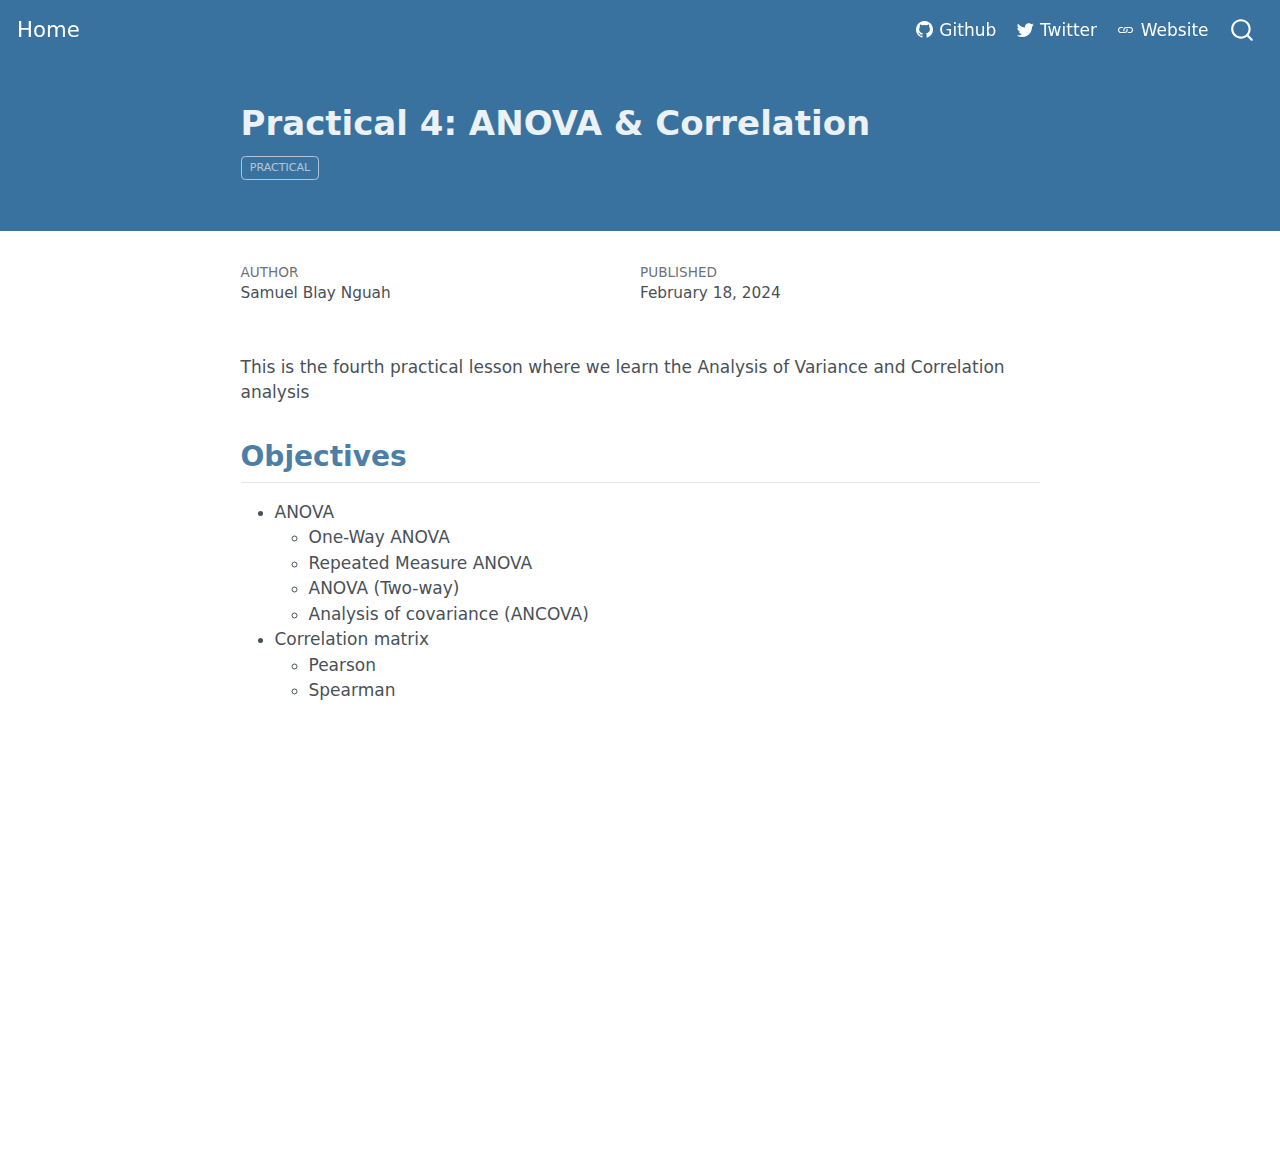
<file: docs/posts/PracticaFour/index.html>
<!DOCTYPE html>
<html xmlns="http://www.w3.org/1999/xhtml" lang="en" xml:lang="en"><head>

<meta charset="utf-8">
<meta name="generator" content="quarto-1.3.353">

<meta name="viewport" content="width=device-width, initial-scale=1.0, user-scalable=yes">

<meta name="author" content="Samuel Blay Nguah">
<meta name="dcterms.date" content="2024-02-18">

<title>Home - Practical 4: ANOVA &amp; Correlation</title>
<style>
code{white-space: pre-wrap;}
span.smallcaps{font-variant: small-caps;}
div.columns{display: flex; gap: min(4vw, 1.5em);}
div.column{flex: auto; overflow-x: auto;}
div.hanging-indent{margin-left: 1.5em; text-indent: -1.5em;}
ul.task-list{list-style: none;}
ul.task-list li input[type="checkbox"] {
  width: 0.8em;
  margin: 0 0.8em 0.2em -1em; /* quarto-specific, see https://github.com/quarto-dev/quarto-cli/issues/4556 */ 
  vertical-align: middle;
}
</style>


<script src="../../site_libs/quarto-nav/quarto-nav.js"></script>
<script src="../../site_libs/quarto-nav/headroom.min.js"></script>
<script src="../../site_libs/clipboard/clipboard.min.js"></script>
<script src="../../site_libs/quarto-search/autocomplete.umd.js"></script>
<script src="../../site_libs/quarto-search/fuse.min.js"></script>
<script src="../../site_libs/quarto-search/quarto-search.js"></script>
<meta name="quarto:offset" content="../../">
<script src="../../site_libs/quarto-html/quarto.js"></script>
<script src="../../site_libs/quarto-html/popper.min.js"></script>
<script src="../../site_libs/quarto-html/tippy.umd.min.js"></script>
<script src="../../site_libs/quarto-html/anchor.min.js"></script>
<link href="../../site_libs/quarto-html/tippy.css" rel="stylesheet">
<link href="../../site_libs/quarto-html/quarto-syntax-highlighting.css" rel="stylesheet" id="quarto-text-highlighting-styles">
<script src="../../site_libs/bootstrap/bootstrap.min.js"></script>
<link href="../../site_libs/bootstrap/bootstrap-icons.css" rel="stylesheet">
<link href="../../site_libs/bootstrap/bootstrap.min.css" rel="stylesheet" id="quarto-bootstrap" data-mode="light">
<script id="quarto-search-options" type="application/json">{
  "location": "navbar",
  "copy-button": false,
  "collapse-after": 3,
  "panel-placement": "end",
  "type": "overlay",
  "limit": 20,
  "language": {
    "search-no-results-text": "No results",
    "search-matching-documents-text": "matching documents",
    "search-copy-link-title": "Copy link to search",
    "search-hide-matches-text": "Hide additional matches",
    "search-more-match-text": "more match in this document",
    "search-more-matches-text": "more matches in this document",
    "search-clear-button-title": "Clear",
    "search-detached-cancel-button-title": "Cancel",
    "search-submit-button-title": "Submit"
  }
}</script>


<link rel="stylesheet" href="../../styles.css">
</head>

<body class="nav-fixed fullcontent">

<div id="quarto-search-results"></div>
  <header id="quarto-header" class="headroom fixed-top">
    <nav class="navbar navbar-expand-lg navbar-dark ">
      <div class="navbar-container container-fluid">
      <div class="navbar-brand-container">
    <a class="navbar-brand" href="../../index.html">
    <span class="navbar-title">Home</span>
    </a>
  </div>
            <div id="quarto-search" class="" title="Search"></div>
          <button class="navbar-toggler" type="button" data-bs-toggle="collapse" data-bs-target="#navbarCollapse" aria-controls="navbarCollapse" aria-expanded="false" aria-label="Toggle navigation" onclick="if (window.quartoToggleHeadroom) { window.quartoToggleHeadroom(); }">
  <span class="navbar-toggler-icon"></span>
</button>
          <div class="collapse navbar-collapse" id="navbarCollapse">
            <ul class="navbar-nav navbar-nav-scroll ms-auto">
  <li class="nav-item">
    <a class="nav-link" href="https://github.com/sbnguah/" rel="" target=""><i class="bi bi-github" role="img">
</i> 
 <span class="menu-text">Github</span></a>
  </li>  
  <li class="nav-item">
    <a class="nav-link" href="https://twitter.com/sbnguah/" rel="" target=""><i class="bi bi-twitter" role="img">
</i> 
 <span class="menu-text">Twitter</span></a>
  </li>  
  <li class="nav-item">
    <a class="nav-link" href="https://sbnguah.netlify.app" rel="" target=""><i class="bi bi-link" role="img">
</i> 
 <span class="menu-text">Website</span></a>
  </li>  
</ul>
            <div class="quarto-navbar-tools">
</div>
          </div> <!-- /navcollapse -->
      </div> <!-- /container-fluid -->
    </nav>
</header>
<!-- content -->
<header id="title-block-header" class="quarto-title-block default page-columns page-full">
  <div class="quarto-title-banner page-columns page-full">
    <div class="quarto-title column-body">
      <h1 class="title">Practical 4: ANOVA &amp; Correlation</h1>
                                <div class="quarto-categories">
                <div class="quarto-category">Practical</div>
              </div>
                  </div>
  </div>
    
  
  <div class="quarto-title-meta">

      <div>
      <div class="quarto-title-meta-heading">Author</div>
      <div class="quarto-title-meta-contents">
               <p>Samuel Blay Nguah </p>
            </div>
    </div>
      
      <div>
      <div class="quarto-title-meta-heading">Published</div>
      <div class="quarto-title-meta-contents">
        <p class="date">February 18, 2024</p>
      </div>
    </div>
    
      
    </div>
    
  
  </header><div id="quarto-content" class="quarto-container page-columns page-rows-contents page-layout-article page-navbar">
<!-- sidebar -->
<!-- margin-sidebar -->
    
<!-- main -->
<main class="content quarto-banner-title-block" id="quarto-document-content">




<p>This is the fourth practical lesson where we learn the Analysis of Variance and Correlation analysis</p>
<section id="objectives" class="level2">
<h2 class="anchored" data-anchor-id="objectives">Objectives</h2>
<ul>
<li>ANOVA
<ul>
<li>One-Way ANOVA</li>
<li>Repeated Measure ANOVA</li>
<li>ANOVA (Two-way)</li>
<li>Analysis of covariance (ANCOVA)</li>
</ul></li>
<li>Correlation matrix
<ul>
<li>Pearson</li>
<li>Spearman</li>
</ul></li>
</ul>


</section>

</main> <!-- /main -->
<script id="quarto-html-after-body" type="application/javascript">
window.document.addEventListener("DOMContentLoaded", function (event) {
  const toggleBodyColorMode = (bsSheetEl) => {
    const mode = bsSheetEl.getAttribute("data-mode");
    const bodyEl = window.document.querySelector("body");
    if (mode === "dark") {
      bodyEl.classList.add("quarto-dark");
      bodyEl.classList.remove("quarto-light");
    } else {
      bodyEl.classList.add("quarto-light");
      bodyEl.classList.remove("quarto-dark");
    }
  }
  const toggleBodyColorPrimary = () => {
    const bsSheetEl = window.document.querySelector("link#quarto-bootstrap");
    if (bsSheetEl) {
      toggleBodyColorMode(bsSheetEl);
    }
  }
  toggleBodyColorPrimary();  
  const icon = "";
  const anchorJS = new window.AnchorJS();
  anchorJS.options = {
    placement: 'right',
    icon: icon
  };
  anchorJS.add('.anchored');
  const isCodeAnnotation = (el) => {
    for (const clz of el.classList) {
      if (clz.startsWith('code-annotation-')) {                     
        return true;
      }
    }
    return false;
  }
  const clipboard = new window.ClipboardJS('.code-copy-button', {
    text: function(trigger) {
      const codeEl = trigger.previousElementSibling.cloneNode(true);
      for (const childEl of codeEl.children) {
        if (isCodeAnnotation(childEl)) {
          childEl.remove();
        }
      }
      return codeEl.innerText;
    }
  });
  clipboard.on('success', function(e) {
    // button target
    const button = e.trigger;
    // don't keep focus
    button.blur();
    // flash "checked"
    button.classList.add('code-copy-button-checked');
    var currentTitle = button.getAttribute("title");
    button.setAttribute("title", "Copied!");
    let tooltip;
    if (window.bootstrap) {
      button.setAttribute("data-bs-toggle", "tooltip");
      button.setAttribute("data-bs-placement", "left");
      button.setAttribute("data-bs-title", "Copied!");
      tooltip = new bootstrap.Tooltip(button, 
        { trigger: "manual", 
          customClass: "code-copy-button-tooltip",
          offset: [0, -8]});
      tooltip.show();    
    }
    setTimeout(function() {
      if (tooltip) {
        tooltip.hide();
        button.removeAttribute("data-bs-title");
        button.removeAttribute("data-bs-toggle");
        button.removeAttribute("data-bs-placement");
      }
      button.setAttribute("title", currentTitle);
      button.classList.remove('code-copy-button-checked');
    }, 1000);
    // clear code selection
    e.clearSelection();
  });
  function tippyHover(el, contentFn) {
    const config = {
      allowHTML: true,
      content: contentFn,
      maxWidth: 500,
      delay: 100,
      arrow: false,
      appendTo: function(el) {
          return el.parentElement;
      },
      interactive: true,
      interactiveBorder: 10,
      theme: 'quarto',
      placement: 'bottom-start'
    };
    window.tippy(el, config); 
  }
  const noterefs = window.document.querySelectorAll('a[role="doc-noteref"]');
  for (var i=0; i<noterefs.length; i++) {
    const ref = noterefs[i];
    tippyHover(ref, function() {
      // use id or data attribute instead here
      let href = ref.getAttribute('data-footnote-href') || ref.getAttribute('href');
      try { href = new URL(href).hash; } catch {}
      const id = href.replace(/^#\/?/, "");
      const note = window.document.getElementById(id);
      return note.innerHTML;
    });
  }
      let selectedAnnoteEl;
      const selectorForAnnotation = ( cell, annotation) => {
        let cellAttr = 'data-code-cell="' + cell + '"';
        let lineAttr = 'data-code-annotation="' +  annotation + '"';
        const selector = 'span[' + cellAttr + '][' + lineAttr + ']';
        return selector;
      }
      const selectCodeLines = (annoteEl) => {
        const doc = window.document;
        const targetCell = annoteEl.getAttribute("data-target-cell");
        const targetAnnotation = annoteEl.getAttribute("data-target-annotation");
        const annoteSpan = window.document.querySelector(selectorForAnnotation(targetCell, targetAnnotation));
        const lines = annoteSpan.getAttribute("data-code-lines").split(",");
        const lineIds = lines.map((line) => {
          return targetCell + "-" + line;
        })
        let top = null;
        let height = null;
        let parent = null;
        if (lineIds.length > 0) {
            //compute the position of the single el (top and bottom and make a div)
            const el = window.document.getElementById(lineIds[0]);
            top = el.offsetTop;
            height = el.offsetHeight;
            parent = el.parentElement.parentElement;
          if (lineIds.length > 1) {
            const lastEl = window.document.getElementById(lineIds[lineIds.length - 1]);
            const bottom = lastEl.offsetTop + lastEl.offsetHeight;
            height = bottom - top;
          }
          if (top !== null && height !== null && parent !== null) {
            // cook up a div (if necessary) and position it 
            let div = window.document.getElementById("code-annotation-line-highlight");
            if (div === null) {
              div = window.document.createElement("div");
              div.setAttribute("id", "code-annotation-line-highlight");
              div.style.position = 'absolute';
              parent.appendChild(div);
            }
            div.style.top = top - 2 + "px";
            div.style.height = height + 4 + "px";
            let gutterDiv = window.document.getElementById("code-annotation-line-highlight-gutter");
            if (gutterDiv === null) {
              gutterDiv = window.document.createElement("div");
              gutterDiv.setAttribute("id", "code-annotation-line-highlight-gutter");
              gutterDiv.style.position = 'absolute';
              const codeCell = window.document.getElementById(targetCell);
              const gutter = codeCell.querySelector('.code-annotation-gutter');
              gutter.appendChild(gutterDiv);
            }
            gutterDiv.style.top = top - 2 + "px";
            gutterDiv.style.height = height + 4 + "px";
          }
          selectedAnnoteEl = annoteEl;
        }
      };
      const unselectCodeLines = () => {
        const elementsIds = ["code-annotation-line-highlight", "code-annotation-line-highlight-gutter"];
        elementsIds.forEach((elId) => {
          const div = window.document.getElementById(elId);
          if (div) {
            div.remove();
          }
        });
        selectedAnnoteEl = undefined;
      };
      // Attach click handler to the DT
      const annoteDls = window.document.querySelectorAll('dt[data-target-cell]');
      for (const annoteDlNode of annoteDls) {
        annoteDlNode.addEventListener('click', (event) => {
          const clickedEl = event.target;
          if (clickedEl !== selectedAnnoteEl) {
            unselectCodeLines();
            const activeEl = window.document.querySelector('dt[data-target-cell].code-annotation-active');
            if (activeEl) {
              activeEl.classList.remove('code-annotation-active');
            }
            selectCodeLines(clickedEl);
            clickedEl.classList.add('code-annotation-active');
          } else {
            // Unselect the line
            unselectCodeLines();
            clickedEl.classList.remove('code-annotation-active');
          }
        });
      }
  const findCites = (el) => {
    const parentEl = el.parentElement;
    if (parentEl) {
      const cites = parentEl.dataset.cites;
      if (cites) {
        return {
          el,
          cites: cites.split(' ')
        };
      } else {
        return findCites(el.parentElement)
      }
    } else {
      return undefined;
    }
  };
  var bibliorefs = window.document.querySelectorAll('a[role="doc-biblioref"]');
  for (var i=0; i<bibliorefs.length; i++) {
    const ref = bibliorefs[i];
    const citeInfo = findCites(ref);
    if (citeInfo) {
      tippyHover(citeInfo.el, function() {
        var popup = window.document.createElement('div');
        citeInfo.cites.forEach(function(cite) {
          var citeDiv = window.document.createElement('div');
          citeDiv.classList.add('hanging-indent');
          citeDiv.classList.add('csl-entry');
          var biblioDiv = window.document.getElementById('ref-' + cite);
          if (biblioDiv) {
            citeDiv.innerHTML = biblioDiv.innerHTML;
          }
          popup.appendChild(citeDiv);
        });
        return popup.innerHTML;
      });
    }
  }
});
</script>
</div> <!-- /content -->



</body></html>
</file>
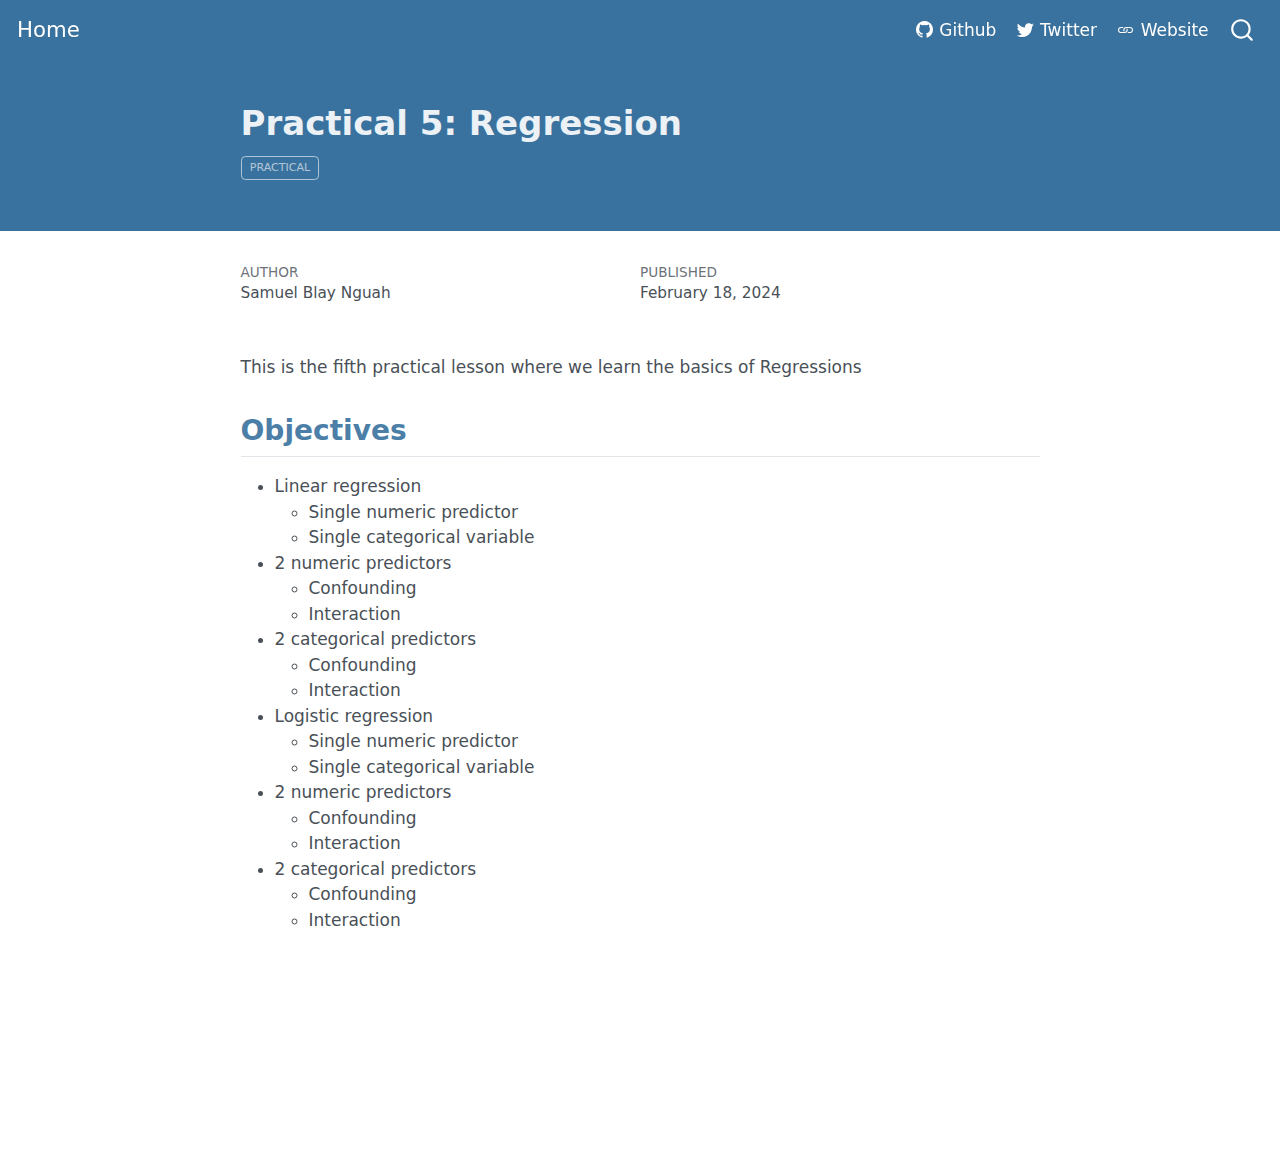
<file: docs/posts/PracticalFive/index.html>
<!DOCTYPE html>
<html xmlns="http://www.w3.org/1999/xhtml" lang="en" xml:lang="en"><head>

<meta charset="utf-8">
<meta name="generator" content="quarto-1.3.353">

<meta name="viewport" content="width=device-width, initial-scale=1.0, user-scalable=yes">

<meta name="author" content="Samuel Blay Nguah">
<meta name="dcterms.date" content="2024-02-18">

<title>Home - Practical 5: Regression</title>
<style>
code{white-space: pre-wrap;}
span.smallcaps{font-variant: small-caps;}
div.columns{display: flex; gap: min(4vw, 1.5em);}
div.column{flex: auto; overflow-x: auto;}
div.hanging-indent{margin-left: 1.5em; text-indent: -1.5em;}
ul.task-list{list-style: none;}
ul.task-list li input[type="checkbox"] {
  width: 0.8em;
  margin: 0 0.8em 0.2em -1em; /* quarto-specific, see https://github.com/quarto-dev/quarto-cli/issues/4556 */ 
  vertical-align: middle;
}
</style>


<script src="../../site_libs/quarto-nav/quarto-nav.js"></script>
<script src="../../site_libs/quarto-nav/headroom.min.js"></script>
<script src="../../site_libs/clipboard/clipboard.min.js"></script>
<script src="../../site_libs/quarto-search/autocomplete.umd.js"></script>
<script src="../../site_libs/quarto-search/fuse.min.js"></script>
<script src="../../site_libs/quarto-search/quarto-search.js"></script>
<meta name="quarto:offset" content="../../">
<script src="../../site_libs/quarto-html/quarto.js"></script>
<script src="../../site_libs/quarto-html/popper.min.js"></script>
<script src="../../site_libs/quarto-html/tippy.umd.min.js"></script>
<script src="../../site_libs/quarto-html/anchor.min.js"></script>
<link href="../../site_libs/quarto-html/tippy.css" rel="stylesheet">
<link href="../../site_libs/quarto-html/quarto-syntax-highlighting.css" rel="stylesheet" id="quarto-text-highlighting-styles">
<script src="../../site_libs/bootstrap/bootstrap.min.js"></script>
<link href="../../site_libs/bootstrap/bootstrap-icons.css" rel="stylesheet">
<link href="../../site_libs/bootstrap/bootstrap.min.css" rel="stylesheet" id="quarto-bootstrap" data-mode="light">
<script id="quarto-search-options" type="application/json">{
  "location": "navbar",
  "copy-button": false,
  "collapse-after": 3,
  "panel-placement": "end",
  "type": "overlay",
  "limit": 20,
  "language": {
    "search-no-results-text": "No results",
    "search-matching-documents-text": "matching documents",
    "search-copy-link-title": "Copy link to search",
    "search-hide-matches-text": "Hide additional matches",
    "search-more-match-text": "more match in this document",
    "search-more-matches-text": "more matches in this document",
    "search-clear-button-title": "Clear",
    "search-detached-cancel-button-title": "Cancel",
    "search-submit-button-title": "Submit"
  }
}</script>


<link rel="stylesheet" href="../../styles.css">
</head>

<body class="nav-fixed fullcontent">

<div id="quarto-search-results"></div>
  <header id="quarto-header" class="headroom fixed-top">
    <nav class="navbar navbar-expand-lg navbar-dark ">
      <div class="navbar-container container-fluid">
      <div class="navbar-brand-container">
    <a class="navbar-brand" href="../../index.html">
    <span class="navbar-title">Home</span>
    </a>
  </div>
            <div id="quarto-search" class="" title="Search"></div>
          <button class="navbar-toggler" type="button" data-bs-toggle="collapse" data-bs-target="#navbarCollapse" aria-controls="navbarCollapse" aria-expanded="false" aria-label="Toggle navigation" onclick="if (window.quartoToggleHeadroom) { window.quartoToggleHeadroom(); }">
  <span class="navbar-toggler-icon"></span>
</button>
          <div class="collapse navbar-collapse" id="navbarCollapse">
            <ul class="navbar-nav navbar-nav-scroll ms-auto">
  <li class="nav-item">
    <a class="nav-link" href="https://github.com/sbnguah/" rel="" target=""><i class="bi bi-github" role="img">
</i> 
 <span class="menu-text">Github</span></a>
  </li>  
  <li class="nav-item">
    <a class="nav-link" href="https://twitter.com/sbnguah/" rel="" target=""><i class="bi bi-twitter" role="img">
</i> 
 <span class="menu-text">Twitter</span></a>
  </li>  
  <li class="nav-item">
    <a class="nav-link" href="https://sbnguah.netlify.app" rel="" target=""><i class="bi bi-link" role="img">
</i> 
 <span class="menu-text">Website</span></a>
  </li>  
</ul>
            <div class="quarto-navbar-tools">
</div>
          </div> <!-- /navcollapse -->
      </div> <!-- /container-fluid -->
    </nav>
</header>
<!-- content -->
<header id="title-block-header" class="quarto-title-block default page-columns page-full">
  <div class="quarto-title-banner page-columns page-full">
    <div class="quarto-title column-body">
      <h1 class="title">Practical 5: Regression</h1>
                                <div class="quarto-categories">
                <div class="quarto-category">Practical</div>
              </div>
                  </div>
  </div>
    
  
  <div class="quarto-title-meta">

      <div>
      <div class="quarto-title-meta-heading">Author</div>
      <div class="quarto-title-meta-contents">
               <p>Samuel Blay Nguah </p>
            </div>
    </div>
      
      <div>
      <div class="quarto-title-meta-heading">Published</div>
      <div class="quarto-title-meta-contents">
        <p class="date">February 18, 2024</p>
      </div>
    </div>
    
      
    </div>
    
  
  </header><div id="quarto-content" class="quarto-container page-columns page-rows-contents page-layout-article page-navbar">
<!-- sidebar -->
<!-- margin-sidebar -->
    
<!-- main -->
<main class="content quarto-banner-title-block" id="quarto-document-content">




<p>This is the fifth practical lesson where we learn the basics of Regressions</p>
<section id="objectives" class="level2">
<h2 class="anchored" data-anchor-id="objectives">Objectives</h2>
<ul>
<li>Linear regression
<ul>
<li>Single numeric predictor</li>
<li>Single categorical variable</li>
</ul></li>
<li>2 numeric predictors
<ul>
<li>Confounding</li>
<li>Interaction</li>
</ul></li>
<li>2 categorical predictors
<ul>
<li>Confounding</li>
<li>Interaction</li>
</ul></li>
<li>Logistic regression
<ul>
<li>Single numeric predictor</li>
<li>Single categorical variable</li>
</ul></li>
<li>2 numeric predictors
<ul>
<li>Confounding</li>
<li>Interaction</li>
</ul></li>
<li>2 categorical predictors
<ul>
<li>Confounding</li>
<li>Interaction</li>
</ul></li>
</ul>


</section>

</main> <!-- /main -->
<script id="quarto-html-after-body" type="application/javascript">
window.document.addEventListener("DOMContentLoaded", function (event) {
  const toggleBodyColorMode = (bsSheetEl) => {
    const mode = bsSheetEl.getAttribute("data-mode");
    const bodyEl = window.document.querySelector("body");
    if (mode === "dark") {
      bodyEl.classList.add("quarto-dark");
      bodyEl.classList.remove("quarto-light");
    } else {
      bodyEl.classList.add("quarto-light");
      bodyEl.classList.remove("quarto-dark");
    }
  }
  const toggleBodyColorPrimary = () => {
    const bsSheetEl = window.document.querySelector("link#quarto-bootstrap");
    if (bsSheetEl) {
      toggleBodyColorMode(bsSheetEl);
    }
  }
  toggleBodyColorPrimary();  
  const icon = "";
  const anchorJS = new window.AnchorJS();
  anchorJS.options = {
    placement: 'right',
    icon: icon
  };
  anchorJS.add('.anchored');
  const isCodeAnnotation = (el) => {
    for (const clz of el.classList) {
      if (clz.startsWith('code-annotation-')) {                     
        return true;
      }
    }
    return false;
  }
  const clipboard = new window.ClipboardJS('.code-copy-button', {
    text: function(trigger) {
      const codeEl = trigger.previousElementSibling.cloneNode(true);
      for (const childEl of codeEl.children) {
        if (isCodeAnnotation(childEl)) {
          childEl.remove();
        }
      }
      return codeEl.innerText;
    }
  });
  clipboard.on('success', function(e) {
    // button target
    const button = e.trigger;
    // don't keep focus
    button.blur();
    // flash "checked"
    button.classList.add('code-copy-button-checked');
    var currentTitle = button.getAttribute("title");
    button.setAttribute("title", "Copied!");
    let tooltip;
    if (window.bootstrap) {
      button.setAttribute("data-bs-toggle", "tooltip");
      button.setAttribute("data-bs-placement", "left");
      button.setAttribute("data-bs-title", "Copied!");
      tooltip = new bootstrap.Tooltip(button, 
        { trigger: "manual", 
          customClass: "code-copy-button-tooltip",
          offset: [0, -8]});
      tooltip.show();    
    }
    setTimeout(function() {
      if (tooltip) {
        tooltip.hide();
        button.removeAttribute("data-bs-title");
        button.removeAttribute("data-bs-toggle");
        button.removeAttribute("data-bs-placement");
      }
      button.setAttribute("title", currentTitle);
      button.classList.remove('code-copy-button-checked');
    }, 1000);
    // clear code selection
    e.clearSelection();
  });
  function tippyHover(el, contentFn) {
    const config = {
      allowHTML: true,
      content: contentFn,
      maxWidth: 500,
      delay: 100,
      arrow: false,
      appendTo: function(el) {
          return el.parentElement;
      },
      interactive: true,
      interactiveBorder: 10,
      theme: 'quarto',
      placement: 'bottom-start'
    };
    window.tippy(el, config); 
  }
  const noterefs = window.document.querySelectorAll('a[role="doc-noteref"]');
  for (var i=0; i<noterefs.length; i++) {
    const ref = noterefs[i];
    tippyHover(ref, function() {
      // use id or data attribute instead here
      let href = ref.getAttribute('data-footnote-href') || ref.getAttribute('href');
      try { href = new URL(href).hash; } catch {}
      const id = href.replace(/^#\/?/, "");
      const note = window.document.getElementById(id);
      return note.innerHTML;
    });
  }
      let selectedAnnoteEl;
      const selectorForAnnotation = ( cell, annotation) => {
        let cellAttr = 'data-code-cell="' + cell + '"';
        let lineAttr = 'data-code-annotation="' +  annotation + '"';
        const selector = 'span[' + cellAttr + '][' + lineAttr + ']';
        return selector;
      }
      const selectCodeLines = (annoteEl) => {
        const doc = window.document;
        const targetCell = annoteEl.getAttribute("data-target-cell");
        const targetAnnotation = annoteEl.getAttribute("data-target-annotation");
        const annoteSpan = window.document.querySelector(selectorForAnnotation(targetCell, targetAnnotation));
        const lines = annoteSpan.getAttribute("data-code-lines").split(",");
        const lineIds = lines.map((line) => {
          return targetCell + "-" + line;
        })
        let top = null;
        let height = null;
        let parent = null;
        if (lineIds.length > 0) {
            //compute the position of the single el (top and bottom and make a div)
            const el = window.document.getElementById(lineIds[0]);
            top = el.offsetTop;
            height = el.offsetHeight;
            parent = el.parentElement.parentElement;
          if (lineIds.length > 1) {
            const lastEl = window.document.getElementById(lineIds[lineIds.length - 1]);
            const bottom = lastEl.offsetTop + lastEl.offsetHeight;
            height = bottom - top;
          }
          if (top !== null && height !== null && parent !== null) {
            // cook up a div (if necessary) and position it 
            let div = window.document.getElementById("code-annotation-line-highlight");
            if (div === null) {
              div = window.document.createElement("div");
              div.setAttribute("id", "code-annotation-line-highlight");
              div.style.position = 'absolute';
              parent.appendChild(div);
            }
            div.style.top = top - 2 + "px";
            div.style.height = height + 4 + "px";
            let gutterDiv = window.document.getElementById("code-annotation-line-highlight-gutter");
            if (gutterDiv === null) {
              gutterDiv = window.document.createElement("div");
              gutterDiv.setAttribute("id", "code-annotation-line-highlight-gutter");
              gutterDiv.style.position = 'absolute';
              const codeCell = window.document.getElementById(targetCell);
              const gutter = codeCell.querySelector('.code-annotation-gutter');
              gutter.appendChild(gutterDiv);
            }
            gutterDiv.style.top = top - 2 + "px";
            gutterDiv.style.height = height + 4 + "px";
          }
          selectedAnnoteEl = annoteEl;
        }
      };
      const unselectCodeLines = () => {
        const elementsIds = ["code-annotation-line-highlight", "code-annotation-line-highlight-gutter"];
        elementsIds.forEach((elId) => {
          const div = window.document.getElementById(elId);
          if (div) {
            div.remove();
          }
        });
        selectedAnnoteEl = undefined;
      };
      // Attach click handler to the DT
      const annoteDls = window.document.querySelectorAll('dt[data-target-cell]');
      for (const annoteDlNode of annoteDls) {
        annoteDlNode.addEventListener('click', (event) => {
          const clickedEl = event.target;
          if (clickedEl !== selectedAnnoteEl) {
            unselectCodeLines();
            const activeEl = window.document.querySelector('dt[data-target-cell].code-annotation-active');
            if (activeEl) {
              activeEl.classList.remove('code-annotation-active');
            }
            selectCodeLines(clickedEl);
            clickedEl.classList.add('code-annotation-active');
          } else {
            // Unselect the line
            unselectCodeLines();
            clickedEl.classList.remove('code-annotation-active');
          }
        });
      }
  const findCites = (el) => {
    const parentEl = el.parentElement;
    if (parentEl) {
      const cites = parentEl.dataset.cites;
      if (cites) {
        return {
          el,
          cites: cites.split(' ')
        };
      } else {
        return findCites(el.parentElement)
      }
    } else {
      return undefined;
    }
  };
  var bibliorefs = window.document.querySelectorAll('a[role="doc-biblioref"]');
  for (var i=0; i<bibliorefs.length; i++) {
    const ref = bibliorefs[i];
    const citeInfo = findCites(ref);
    if (citeInfo) {
      tippyHover(citeInfo.el, function() {
        var popup = window.document.createElement('div');
        citeInfo.cites.forEach(function(cite) {
          var citeDiv = window.document.createElement('div');
          citeDiv.classList.add('hanging-indent');
          citeDiv.classList.add('csl-entry');
          var biblioDiv = window.document.getElementById('ref-' + cite);
          if (biblioDiv) {
            citeDiv.innerHTML = biblioDiv.innerHTML;
          }
          popup.appendChild(citeDiv);
        });
        return popup.innerHTML;
      });
    }
  }
});
</script>
</div> <!-- /content -->



</body></html>
</file>
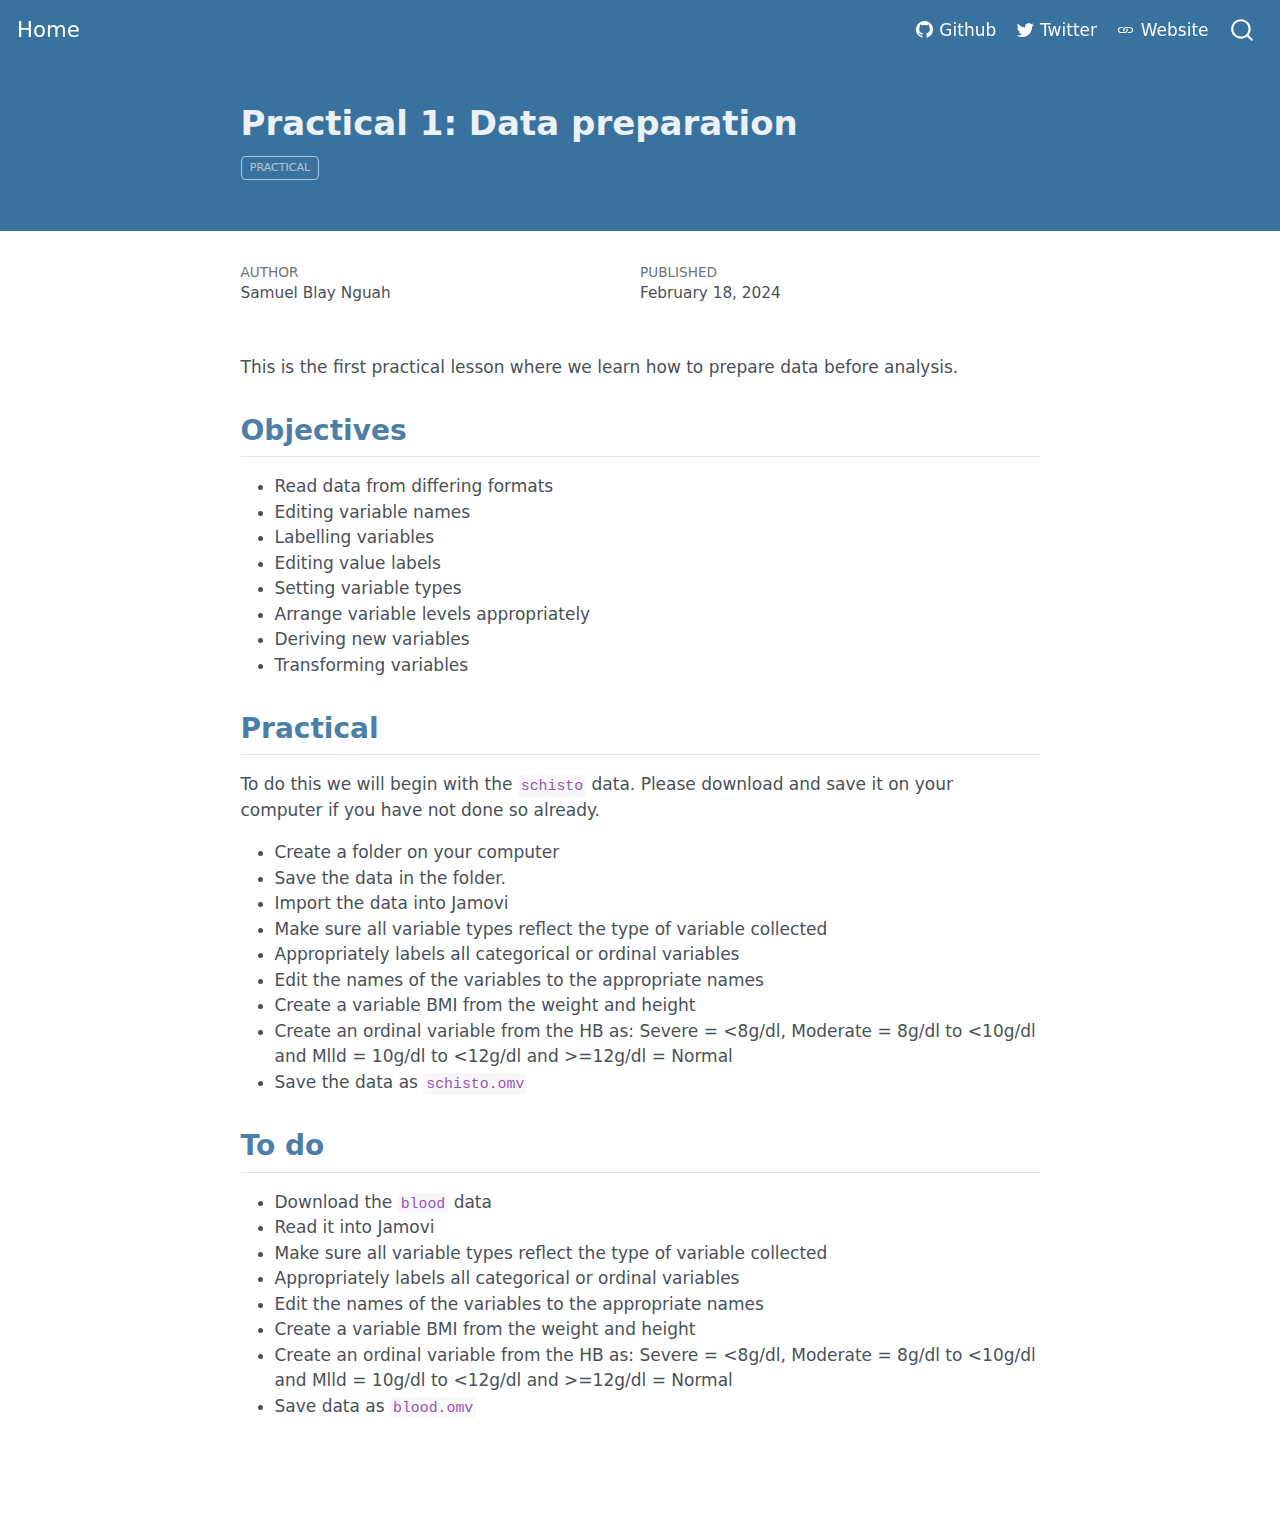
<file: docs/posts/PracticalOne/index.html>
<!DOCTYPE html>
<html xmlns="http://www.w3.org/1999/xhtml" lang="en" xml:lang="en"><head>

<meta charset="utf-8">
<meta name="generator" content="quarto-1.3.353">

<meta name="viewport" content="width=device-width, initial-scale=1.0, user-scalable=yes">

<meta name="author" content="Samuel Blay Nguah">
<meta name="dcterms.date" content="2024-02-18">

<title>Home - Practical 1: Data preparation</title>
<style>
code{white-space: pre-wrap;}
span.smallcaps{font-variant: small-caps;}
div.columns{display: flex; gap: min(4vw, 1.5em);}
div.column{flex: auto; overflow-x: auto;}
div.hanging-indent{margin-left: 1.5em; text-indent: -1.5em;}
ul.task-list{list-style: none;}
ul.task-list li input[type="checkbox"] {
  width: 0.8em;
  margin: 0 0.8em 0.2em -1em; /* quarto-specific, see https://github.com/quarto-dev/quarto-cli/issues/4556 */ 
  vertical-align: middle;
}
</style>


<script src="../../site_libs/quarto-nav/quarto-nav.js"></script>
<script src="../../site_libs/quarto-nav/headroom.min.js"></script>
<script src="../../site_libs/clipboard/clipboard.min.js"></script>
<script src="../../site_libs/quarto-search/autocomplete.umd.js"></script>
<script src="../../site_libs/quarto-search/fuse.min.js"></script>
<script src="../../site_libs/quarto-search/quarto-search.js"></script>
<meta name="quarto:offset" content="../../">
<script src="../../site_libs/quarto-html/quarto.js"></script>
<script src="../../site_libs/quarto-html/popper.min.js"></script>
<script src="../../site_libs/quarto-html/tippy.umd.min.js"></script>
<script src="../../site_libs/quarto-html/anchor.min.js"></script>
<link href="../../site_libs/quarto-html/tippy.css" rel="stylesheet">
<link href="../../site_libs/quarto-html/quarto-syntax-highlighting.css" rel="stylesheet" id="quarto-text-highlighting-styles">
<script src="../../site_libs/bootstrap/bootstrap.min.js"></script>
<link href="../../site_libs/bootstrap/bootstrap-icons.css" rel="stylesheet">
<link href="../../site_libs/bootstrap/bootstrap.min.css" rel="stylesheet" id="quarto-bootstrap" data-mode="light">
<script id="quarto-search-options" type="application/json">{
  "location": "navbar",
  "copy-button": false,
  "collapse-after": 3,
  "panel-placement": "end",
  "type": "overlay",
  "limit": 20,
  "language": {
    "search-no-results-text": "No results",
    "search-matching-documents-text": "matching documents",
    "search-copy-link-title": "Copy link to search",
    "search-hide-matches-text": "Hide additional matches",
    "search-more-match-text": "more match in this document",
    "search-more-matches-text": "more matches in this document",
    "search-clear-button-title": "Clear",
    "search-detached-cancel-button-title": "Cancel",
    "search-submit-button-title": "Submit"
  }
}</script>


<link rel="stylesheet" href="../../styles.css">
</head>

<body class="nav-fixed fullcontent">

<div id="quarto-search-results"></div>
  <header id="quarto-header" class="headroom fixed-top">
    <nav class="navbar navbar-expand-lg navbar-dark ">
      <div class="navbar-container container-fluid">
      <div class="navbar-brand-container">
    <a class="navbar-brand" href="../../index.html">
    <span class="navbar-title">Home</span>
    </a>
  </div>
            <div id="quarto-search" class="" title="Search"></div>
          <button class="navbar-toggler" type="button" data-bs-toggle="collapse" data-bs-target="#navbarCollapse" aria-controls="navbarCollapse" aria-expanded="false" aria-label="Toggle navigation" onclick="if (window.quartoToggleHeadroom) { window.quartoToggleHeadroom(); }">
  <span class="navbar-toggler-icon"></span>
</button>
          <div class="collapse navbar-collapse" id="navbarCollapse">
            <ul class="navbar-nav navbar-nav-scroll ms-auto">
  <li class="nav-item">
    <a class="nav-link" href="https://github.com/sbnguah/" rel="" target=""><i class="bi bi-github" role="img">
</i> 
 <span class="menu-text">Github</span></a>
  </li>  
  <li class="nav-item">
    <a class="nav-link" href="https://twitter.com/sbnguah/" rel="" target=""><i class="bi bi-twitter" role="img">
</i> 
 <span class="menu-text">Twitter</span></a>
  </li>  
  <li class="nav-item">
    <a class="nav-link" href="https://sbnguah.netlify.app" rel="" target=""><i class="bi bi-link" role="img">
</i> 
 <span class="menu-text">Website</span></a>
  </li>  
</ul>
            <div class="quarto-navbar-tools">
</div>
          </div> <!-- /navcollapse -->
      </div> <!-- /container-fluid -->
    </nav>
</header>
<!-- content -->
<header id="title-block-header" class="quarto-title-block default page-columns page-full">
  <div class="quarto-title-banner page-columns page-full">
    <div class="quarto-title column-body">
      <h1 class="title">Practical 1: Data preparation</h1>
                                <div class="quarto-categories">
                <div class="quarto-category">Practical</div>
              </div>
                  </div>
  </div>
    
  
  <div class="quarto-title-meta">

      <div>
      <div class="quarto-title-meta-heading">Author</div>
      <div class="quarto-title-meta-contents">
               <p>Samuel Blay Nguah </p>
            </div>
    </div>
      
      <div>
      <div class="quarto-title-meta-heading">Published</div>
      <div class="quarto-title-meta-contents">
        <p class="date">February 18, 2024</p>
      </div>
    </div>
    
      
    </div>
    
  
  </header><div id="quarto-content" class="quarto-container page-columns page-rows-contents page-layout-article page-navbar">
<!-- sidebar -->
<!-- margin-sidebar -->
    
<!-- main -->
<main class="content quarto-banner-title-block" id="quarto-document-content">




<p>This is the first practical lesson where we learn how to prepare data before analysis.</p>
<section id="objectives" class="level2">
<h2 class="anchored" data-anchor-id="objectives">Objectives</h2>
<ul>
<li>Read data from differing formats</li>
<li>Editing variable names</li>
<li>Labelling variables</li>
<li>Editing value labels</li>
<li>Setting variable types</li>
<li>Arrange variable levels appropriately</li>
<li>Deriving new variables</li>
<li>Transforming variables</li>
</ul>
</section>
<section id="practical" class="level2">
<h2 class="anchored" data-anchor-id="practical">Practical</h2>
<p>To do this we will begin with the <code>schisto</code> data. Please download and save it on your computer if you have not done so already.</p>
<ul>
<li>Create a folder on your computer</li>
<li>Save the data in the folder.</li>
<li>Import the data into Jamovi</li>
<li>Make sure all variable types reflect the type of variable collected</li>
<li>Appropriately labels all categorical or ordinal variables</li>
<li>Edit the names of the variables to the appropriate names</li>
<li>Create a variable BMI from the weight and height</li>
<li>Create an ordinal variable from the HB as: Severe = &lt;8g/dl, Moderate = 8g/dl to &lt;10g/dl and Mlld = 10g/dl to &lt;12g/dl and &gt;=12g/dl = Normal</li>
<li>Save the data as <code>schisto.omv</code></li>
</ul>
</section>
<section id="to-do" class="level2">
<h2 class="anchored" data-anchor-id="to-do">To do</h2>
<ul>
<li>Download the <code>blood</code> data</li>
<li>Read it into Jamovi</li>
<li>Make sure all variable types reflect the type of variable collected</li>
<li>Appropriately labels all categorical or ordinal variables</li>
<li>Edit the names of the variables to the appropriate names</li>
<li>Create a variable BMI from the weight and height</li>
<li>Create an ordinal variable from the HB as: Severe = &lt;8g/dl, Moderate = 8g/dl to &lt;10g/dl and Mlld = 10g/dl to &lt;12g/dl and &gt;=12g/dl = Normal</li>
<li>Save data as <code>blood.omv</code></li>
</ul>


</section>

</main> <!-- /main -->
<script id="quarto-html-after-body" type="application/javascript">
window.document.addEventListener("DOMContentLoaded", function (event) {
  const toggleBodyColorMode = (bsSheetEl) => {
    const mode = bsSheetEl.getAttribute("data-mode");
    const bodyEl = window.document.querySelector("body");
    if (mode === "dark") {
      bodyEl.classList.add("quarto-dark");
      bodyEl.classList.remove("quarto-light");
    } else {
      bodyEl.classList.add("quarto-light");
      bodyEl.classList.remove("quarto-dark");
    }
  }
  const toggleBodyColorPrimary = () => {
    const bsSheetEl = window.document.querySelector("link#quarto-bootstrap");
    if (bsSheetEl) {
      toggleBodyColorMode(bsSheetEl);
    }
  }
  toggleBodyColorPrimary();  
  const icon = "";
  const anchorJS = new window.AnchorJS();
  anchorJS.options = {
    placement: 'right',
    icon: icon
  };
  anchorJS.add('.anchored');
  const isCodeAnnotation = (el) => {
    for (const clz of el.classList) {
      if (clz.startsWith('code-annotation-')) {                     
        return true;
      }
    }
    return false;
  }
  const clipboard = new window.ClipboardJS('.code-copy-button', {
    text: function(trigger) {
      const codeEl = trigger.previousElementSibling.cloneNode(true);
      for (const childEl of codeEl.children) {
        if (isCodeAnnotation(childEl)) {
          childEl.remove();
        }
      }
      return codeEl.innerText;
    }
  });
  clipboard.on('success', function(e) {
    // button target
    const button = e.trigger;
    // don't keep focus
    button.blur();
    // flash "checked"
    button.classList.add('code-copy-button-checked');
    var currentTitle = button.getAttribute("title");
    button.setAttribute("title", "Copied!");
    let tooltip;
    if (window.bootstrap) {
      button.setAttribute("data-bs-toggle", "tooltip");
      button.setAttribute("data-bs-placement", "left");
      button.setAttribute("data-bs-title", "Copied!");
      tooltip = new bootstrap.Tooltip(button, 
        { trigger: "manual", 
          customClass: "code-copy-button-tooltip",
          offset: [0, -8]});
      tooltip.show();    
    }
    setTimeout(function() {
      if (tooltip) {
        tooltip.hide();
        button.removeAttribute("data-bs-title");
        button.removeAttribute("data-bs-toggle");
        button.removeAttribute("data-bs-placement");
      }
      button.setAttribute("title", currentTitle);
      button.classList.remove('code-copy-button-checked');
    }, 1000);
    // clear code selection
    e.clearSelection();
  });
  function tippyHover(el, contentFn) {
    const config = {
      allowHTML: true,
      content: contentFn,
      maxWidth: 500,
      delay: 100,
      arrow: false,
      appendTo: function(el) {
          return el.parentElement;
      },
      interactive: true,
      interactiveBorder: 10,
      theme: 'quarto',
      placement: 'bottom-start'
    };
    window.tippy(el, config); 
  }
  const noterefs = window.document.querySelectorAll('a[role="doc-noteref"]');
  for (var i=0; i<noterefs.length; i++) {
    const ref = noterefs[i];
    tippyHover(ref, function() {
      // use id or data attribute instead here
      let href = ref.getAttribute('data-footnote-href') || ref.getAttribute('href');
      try { href = new URL(href).hash; } catch {}
      const id = href.replace(/^#\/?/, "");
      const note = window.document.getElementById(id);
      return note.innerHTML;
    });
  }
      let selectedAnnoteEl;
      const selectorForAnnotation = ( cell, annotation) => {
        let cellAttr = 'data-code-cell="' + cell + '"';
        let lineAttr = 'data-code-annotation="' +  annotation + '"';
        const selector = 'span[' + cellAttr + '][' + lineAttr + ']';
        return selector;
      }
      const selectCodeLines = (annoteEl) => {
        const doc = window.document;
        const targetCell = annoteEl.getAttribute("data-target-cell");
        const targetAnnotation = annoteEl.getAttribute("data-target-annotation");
        const annoteSpan = window.document.querySelector(selectorForAnnotation(targetCell, targetAnnotation));
        const lines = annoteSpan.getAttribute("data-code-lines").split(",");
        const lineIds = lines.map((line) => {
          return targetCell + "-" + line;
        })
        let top = null;
        let height = null;
        let parent = null;
        if (lineIds.length > 0) {
            //compute the position of the single el (top and bottom and make a div)
            const el = window.document.getElementById(lineIds[0]);
            top = el.offsetTop;
            height = el.offsetHeight;
            parent = el.parentElement.parentElement;
          if (lineIds.length > 1) {
            const lastEl = window.document.getElementById(lineIds[lineIds.length - 1]);
            const bottom = lastEl.offsetTop + lastEl.offsetHeight;
            height = bottom - top;
          }
          if (top !== null && height !== null && parent !== null) {
            // cook up a div (if necessary) and position it 
            let div = window.document.getElementById("code-annotation-line-highlight");
            if (div === null) {
              div = window.document.createElement("div");
              div.setAttribute("id", "code-annotation-line-highlight");
              div.style.position = 'absolute';
              parent.appendChild(div);
            }
            div.style.top = top - 2 + "px";
            div.style.height = height + 4 + "px";
            let gutterDiv = window.document.getElementById("code-annotation-line-highlight-gutter");
            if (gutterDiv === null) {
              gutterDiv = window.document.createElement("div");
              gutterDiv.setAttribute("id", "code-annotation-line-highlight-gutter");
              gutterDiv.style.position = 'absolute';
              const codeCell = window.document.getElementById(targetCell);
              const gutter = codeCell.querySelector('.code-annotation-gutter');
              gutter.appendChild(gutterDiv);
            }
            gutterDiv.style.top = top - 2 + "px";
            gutterDiv.style.height = height + 4 + "px";
          }
          selectedAnnoteEl = annoteEl;
        }
      };
      const unselectCodeLines = () => {
        const elementsIds = ["code-annotation-line-highlight", "code-annotation-line-highlight-gutter"];
        elementsIds.forEach((elId) => {
          const div = window.document.getElementById(elId);
          if (div) {
            div.remove();
          }
        });
        selectedAnnoteEl = undefined;
      };
      // Attach click handler to the DT
      const annoteDls = window.document.querySelectorAll('dt[data-target-cell]');
      for (const annoteDlNode of annoteDls) {
        annoteDlNode.addEventListener('click', (event) => {
          const clickedEl = event.target;
          if (clickedEl !== selectedAnnoteEl) {
            unselectCodeLines();
            const activeEl = window.document.querySelector('dt[data-target-cell].code-annotation-active');
            if (activeEl) {
              activeEl.classList.remove('code-annotation-active');
            }
            selectCodeLines(clickedEl);
            clickedEl.classList.add('code-annotation-active');
          } else {
            // Unselect the line
            unselectCodeLines();
            clickedEl.classList.remove('code-annotation-active');
          }
        });
      }
  const findCites = (el) => {
    const parentEl = el.parentElement;
    if (parentEl) {
      const cites = parentEl.dataset.cites;
      if (cites) {
        return {
          el,
          cites: cites.split(' ')
        };
      } else {
        return findCites(el.parentElement)
      }
    } else {
      return undefined;
    }
  };
  var bibliorefs = window.document.querySelectorAll('a[role="doc-biblioref"]');
  for (var i=0; i<bibliorefs.length; i++) {
    const ref = bibliorefs[i];
    const citeInfo = findCites(ref);
    if (citeInfo) {
      tippyHover(citeInfo.el, function() {
        var popup = window.document.createElement('div');
        citeInfo.cites.forEach(function(cite) {
          var citeDiv = window.document.createElement('div');
          citeDiv.classList.add('hanging-indent');
          citeDiv.classList.add('csl-entry');
          var biblioDiv = window.document.getElementById('ref-' + cite);
          if (biblioDiv) {
            citeDiv.innerHTML = biblioDiv.innerHTML;
          }
          popup.appendChild(citeDiv);
        });
        return popup.innerHTML;
      });
    }
  }
});
</script>
</div> <!-- /content -->



</body></html>
</file>
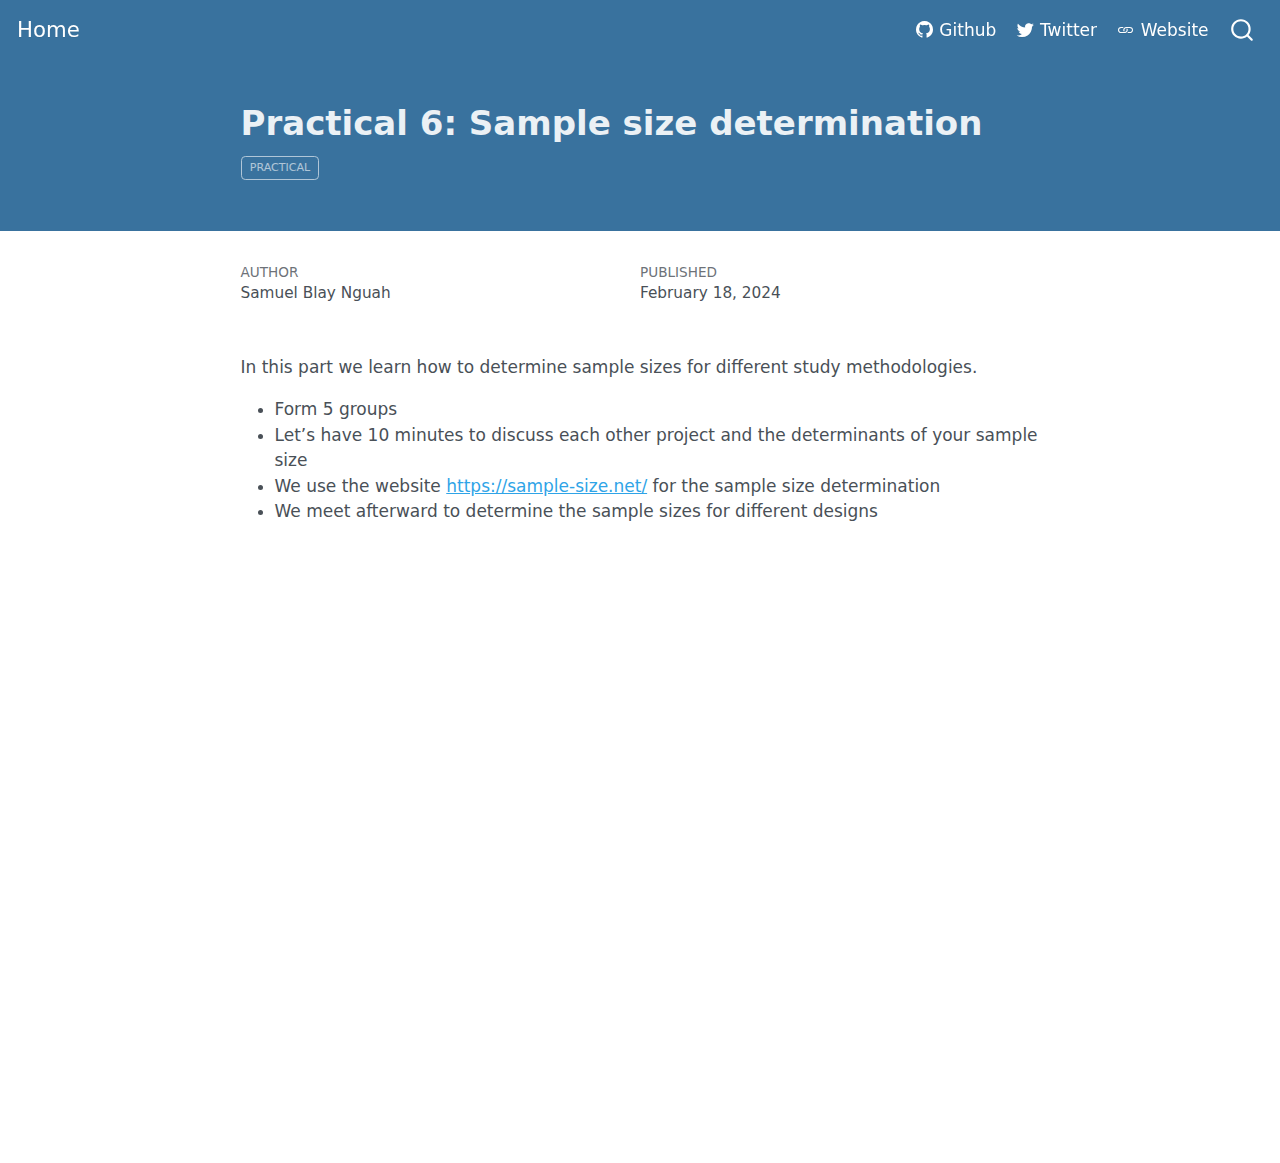
<file: docs/posts/PracticalSix/index.html>
<!DOCTYPE html>
<html xmlns="http://www.w3.org/1999/xhtml" lang="en" xml:lang="en"><head>

<meta charset="utf-8">
<meta name="generator" content="quarto-1.3.353">

<meta name="viewport" content="width=device-width, initial-scale=1.0, user-scalable=yes">

<meta name="author" content="Samuel Blay Nguah">
<meta name="dcterms.date" content="2024-02-18">

<title>Home - Practical 6: Sample size determination</title>
<style>
code{white-space: pre-wrap;}
span.smallcaps{font-variant: small-caps;}
div.columns{display: flex; gap: min(4vw, 1.5em);}
div.column{flex: auto; overflow-x: auto;}
div.hanging-indent{margin-left: 1.5em; text-indent: -1.5em;}
ul.task-list{list-style: none;}
ul.task-list li input[type="checkbox"] {
  width: 0.8em;
  margin: 0 0.8em 0.2em -1em; /* quarto-specific, see https://github.com/quarto-dev/quarto-cli/issues/4556 */ 
  vertical-align: middle;
}
</style>


<script src="../../site_libs/quarto-nav/quarto-nav.js"></script>
<script src="../../site_libs/quarto-nav/headroom.min.js"></script>
<script src="../../site_libs/clipboard/clipboard.min.js"></script>
<script src="../../site_libs/quarto-search/autocomplete.umd.js"></script>
<script src="../../site_libs/quarto-search/fuse.min.js"></script>
<script src="../../site_libs/quarto-search/quarto-search.js"></script>
<meta name="quarto:offset" content="../../">
<script src="../../site_libs/quarto-html/quarto.js"></script>
<script src="../../site_libs/quarto-html/popper.min.js"></script>
<script src="../../site_libs/quarto-html/tippy.umd.min.js"></script>
<script src="../../site_libs/quarto-html/anchor.min.js"></script>
<link href="../../site_libs/quarto-html/tippy.css" rel="stylesheet">
<link href="../../site_libs/quarto-html/quarto-syntax-highlighting.css" rel="stylesheet" id="quarto-text-highlighting-styles">
<script src="../../site_libs/bootstrap/bootstrap.min.js"></script>
<link href="../../site_libs/bootstrap/bootstrap-icons.css" rel="stylesheet">
<link href="../../site_libs/bootstrap/bootstrap.min.css" rel="stylesheet" id="quarto-bootstrap" data-mode="light">
<script id="quarto-search-options" type="application/json">{
  "location": "navbar",
  "copy-button": false,
  "collapse-after": 3,
  "panel-placement": "end",
  "type": "overlay",
  "limit": 20,
  "language": {
    "search-no-results-text": "No results",
    "search-matching-documents-text": "matching documents",
    "search-copy-link-title": "Copy link to search",
    "search-hide-matches-text": "Hide additional matches",
    "search-more-match-text": "more match in this document",
    "search-more-matches-text": "more matches in this document",
    "search-clear-button-title": "Clear",
    "search-detached-cancel-button-title": "Cancel",
    "search-submit-button-title": "Submit"
  }
}</script>


<link rel="stylesheet" href="../../styles.css">
</head>

<body class="nav-fixed fullcontent">

<div id="quarto-search-results"></div>
  <header id="quarto-header" class="headroom fixed-top">
    <nav class="navbar navbar-expand-lg navbar-dark ">
      <div class="navbar-container container-fluid">
      <div class="navbar-brand-container">
    <a class="navbar-brand" href="../../index.html">
    <span class="navbar-title">Home</span>
    </a>
  </div>
            <div id="quarto-search" class="" title="Search"></div>
          <button class="navbar-toggler" type="button" data-bs-toggle="collapse" data-bs-target="#navbarCollapse" aria-controls="navbarCollapse" aria-expanded="false" aria-label="Toggle navigation" onclick="if (window.quartoToggleHeadroom) { window.quartoToggleHeadroom(); }">
  <span class="navbar-toggler-icon"></span>
</button>
          <div class="collapse navbar-collapse" id="navbarCollapse">
            <ul class="navbar-nav navbar-nav-scroll ms-auto">
  <li class="nav-item">
    <a class="nav-link" href="https://github.com/sbnguah/" rel="" target=""><i class="bi bi-github" role="img">
</i> 
 <span class="menu-text">Github</span></a>
  </li>  
  <li class="nav-item">
    <a class="nav-link" href="https://twitter.com/sbnguah/" rel="" target=""><i class="bi bi-twitter" role="img">
</i> 
 <span class="menu-text">Twitter</span></a>
  </li>  
  <li class="nav-item">
    <a class="nav-link" href="https://sbnguah.netlify.app" rel="" target=""><i class="bi bi-link" role="img">
</i> 
 <span class="menu-text">Website</span></a>
  </li>  
</ul>
            <div class="quarto-navbar-tools">
</div>
          </div> <!-- /navcollapse -->
      </div> <!-- /container-fluid -->
    </nav>
</header>
<!-- content -->
<header id="title-block-header" class="quarto-title-block default page-columns page-full">
  <div class="quarto-title-banner page-columns page-full">
    <div class="quarto-title column-body">
      <h1 class="title">Practical 6: Sample size determination</h1>
                                <div class="quarto-categories">
                <div class="quarto-category">Practical</div>
              </div>
                  </div>
  </div>
    
  
  <div class="quarto-title-meta">

      <div>
      <div class="quarto-title-meta-heading">Author</div>
      <div class="quarto-title-meta-contents">
               <p>Samuel Blay Nguah </p>
            </div>
    </div>
      
      <div>
      <div class="quarto-title-meta-heading">Published</div>
      <div class="quarto-title-meta-contents">
        <p class="date">February 18, 2024</p>
      </div>
    </div>
    
      
    </div>
    
  
  </header><div id="quarto-content" class="quarto-container page-columns page-rows-contents page-layout-article page-navbar">
<!-- sidebar -->
<!-- margin-sidebar -->
    
<!-- main -->
<main class="content quarto-banner-title-block" id="quarto-document-content">




<p>In this part we learn how to determine sample sizes for different study methodologies.</p>
<ul>
<li>Form 5 groups</li>
<li>Let’s have 10 minutes to discuss each other project and the determinants of your sample size</li>
<li>We use the website <a href="https://sample-size.net/" class="uri">https://sample-size.net/</a> for the sample size determination</li>
<li>We meet afterward to determine the sample sizes for different designs</li>
</ul>



</main> <!-- /main -->
<script id="quarto-html-after-body" type="application/javascript">
window.document.addEventListener("DOMContentLoaded", function (event) {
  const toggleBodyColorMode = (bsSheetEl) => {
    const mode = bsSheetEl.getAttribute("data-mode");
    const bodyEl = window.document.querySelector("body");
    if (mode === "dark") {
      bodyEl.classList.add("quarto-dark");
      bodyEl.classList.remove("quarto-light");
    } else {
      bodyEl.classList.add("quarto-light");
      bodyEl.classList.remove("quarto-dark");
    }
  }
  const toggleBodyColorPrimary = () => {
    const bsSheetEl = window.document.querySelector("link#quarto-bootstrap");
    if (bsSheetEl) {
      toggleBodyColorMode(bsSheetEl);
    }
  }
  toggleBodyColorPrimary();  
  const icon = "";
  const anchorJS = new window.AnchorJS();
  anchorJS.options = {
    placement: 'right',
    icon: icon
  };
  anchorJS.add('.anchored');
  const isCodeAnnotation = (el) => {
    for (const clz of el.classList) {
      if (clz.startsWith('code-annotation-')) {                     
        return true;
      }
    }
    return false;
  }
  const clipboard = new window.ClipboardJS('.code-copy-button', {
    text: function(trigger) {
      const codeEl = trigger.previousElementSibling.cloneNode(true);
      for (const childEl of codeEl.children) {
        if (isCodeAnnotation(childEl)) {
          childEl.remove();
        }
      }
      return codeEl.innerText;
    }
  });
  clipboard.on('success', function(e) {
    // button target
    const button = e.trigger;
    // don't keep focus
    button.blur();
    // flash "checked"
    button.classList.add('code-copy-button-checked');
    var currentTitle = button.getAttribute("title");
    button.setAttribute("title", "Copied!");
    let tooltip;
    if (window.bootstrap) {
      button.setAttribute("data-bs-toggle", "tooltip");
      button.setAttribute("data-bs-placement", "left");
      button.setAttribute("data-bs-title", "Copied!");
      tooltip = new bootstrap.Tooltip(button, 
        { trigger: "manual", 
          customClass: "code-copy-button-tooltip",
          offset: [0, -8]});
      tooltip.show();    
    }
    setTimeout(function() {
      if (tooltip) {
        tooltip.hide();
        button.removeAttribute("data-bs-title");
        button.removeAttribute("data-bs-toggle");
        button.removeAttribute("data-bs-placement");
      }
      button.setAttribute("title", currentTitle);
      button.classList.remove('code-copy-button-checked');
    }, 1000);
    // clear code selection
    e.clearSelection();
  });
  function tippyHover(el, contentFn) {
    const config = {
      allowHTML: true,
      content: contentFn,
      maxWidth: 500,
      delay: 100,
      arrow: false,
      appendTo: function(el) {
          return el.parentElement;
      },
      interactive: true,
      interactiveBorder: 10,
      theme: 'quarto',
      placement: 'bottom-start'
    };
    window.tippy(el, config); 
  }
  const noterefs = window.document.querySelectorAll('a[role="doc-noteref"]');
  for (var i=0; i<noterefs.length; i++) {
    const ref = noterefs[i];
    tippyHover(ref, function() {
      // use id or data attribute instead here
      let href = ref.getAttribute('data-footnote-href') || ref.getAttribute('href');
      try { href = new URL(href).hash; } catch {}
      const id = href.replace(/^#\/?/, "");
      const note = window.document.getElementById(id);
      return note.innerHTML;
    });
  }
      let selectedAnnoteEl;
      const selectorForAnnotation = ( cell, annotation) => {
        let cellAttr = 'data-code-cell="' + cell + '"';
        let lineAttr = 'data-code-annotation="' +  annotation + '"';
        const selector = 'span[' + cellAttr + '][' + lineAttr + ']';
        return selector;
      }
      const selectCodeLines = (annoteEl) => {
        const doc = window.document;
        const targetCell = annoteEl.getAttribute("data-target-cell");
        const targetAnnotation = annoteEl.getAttribute("data-target-annotation");
        const annoteSpan = window.document.querySelector(selectorForAnnotation(targetCell, targetAnnotation));
        const lines = annoteSpan.getAttribute("data-code-lines").split(",");
        const lineIds = lines.map((line) => {
          return targetCell + "-" + line;
        })
        let top = null;
        let height = null;
        let parent = null;
        if (lineIds.length > 0) {
            //compute the position of the single el (top and bottom and make a div)
            const el = window.document.getElementById(lineIds[0]);
            top = el.offsetTop;
            height = el.offsetHeight;
            parent = el.parentElement.parentElement;
          if (lineIds.length > 1) {
            const lastEl = window.document.getElementById(lineIds[lineIds.length - 1]);
            const bottom = lastEl.offsetTop + lastEl.offsetHeight;
            height = bottom - top;
          }
          if (top !== null && height !== null && parent !== null) {
            // cook up a div (if necessary) and position it 
            let div = window.document.getElementById("code-annotation-line-highlight");
            if (div === null) {
              div = window.document.createElement("div");
              div.setAttribute("id", "code-annotation-line-highlight");
              div.style.position = 'absolute';
              parent.appendChild(div);
            }
            div.style.top = top - 2 + "px";
            div.style.height = height + 4 + "px";
            let gutterDiv = window.document.getElementById("code-annotation-line-highlight-gutter");
            if (gutterDiv === null) {
              gutterDiv = window.document.createElement("div");
              gutterDiv.setAttribute("id", "code-annotation-line-highlight-gutter");
              gutterDiv.style.position = 'absolute';
              const codeCell = window.document.getElementById(targetCell);
              const gutter = codeCell.querySelector('.code-annotation-gutter');
              gutter.appendChild(gutterDiv);
            }
            gutterDiv.style.top = top - 2 + "px";
            gutterDiv.style.height = height + 4 + "px";
          }
          selectedAnnoteEl = annoteEl;
        }
      };
      const unselectCodeLines = () => {
        const elementsIds = ["code-annotation-line-highlight", "code-annotation-line-highlight-gutter"];
        elementsIds.forEach((elId) => {
          const div = window.document.getElementById(elId);
          if (div) {
            div.remove();
          }
        });
        selectedAnnoteEl = undefined;
      };
      // Attach click handler to the DT
      const annoteDls = window.document.querySelectorAll('dt[data-target-cell]');
      for (const annoteDlNode of annoteDls) {
        annoteDlNode.addEventListener('click', (event) => {
          const clickedEl = event.target;
          if (clickedEl !== selectedAnnoteEl) {
            unselectCodeLines();
            const activeEl = window.document.querySelector('dt[data-target-cell].code-annotation-active');
            if (activeEl) {
              activeEl.classList.remove('code-annotation-active');
            }
            selectCodeLines(clickedEl);
            clickedEl.classList.add('code-annotation-active');
          } else {
            // Unselect the line
            unselectCodeLines();
            clickedEl.classList.remove('code-annotation-active');
          }
        });
      }
  const findCites = (el) => {
    const parentEl = el.parentElement;
    if (parentEl) {
      const cites = parentEl.dataset.cites;
      if (cites) {
        return {
          el,
          cites: cites.split(' ')
        };
      } else {
        return findCites(el.parentElement)
      }
    } else {
      return undefined;
    }
  };
  var bibliorefs = window.document.querySelectorAll('a[role="doc-biblioref"]');
  for (var i=0; i<bibliorefs.length; i++) {
    const ref = bibliorefs[i];
    const citeInfo = findCites(ref);
    if (citeInfo) {
      tippyHover(citeInfo.el, function() {
        var popup = window.document.createElement('div');
        citeInfo.cites.forEach(function(cite) {
          var citeDiv = window.document.createElement('div');
          citeDiv.classList.add('hanging-indent');
          citeDiv.classList.add('csl-entry');
          var biblioDiv = window.document.getElementById('ref-' + cite);
          if (biblioDiv) {
            citeDiv.innerHTML = biblioDiv.innerHTML;
          }
          popup.appendChild(citeDiv);
        });
        return popup.innerHTML;
      });
    }
  }
});
</script>
</div> <!-- /content -->



</body></html>
</file>
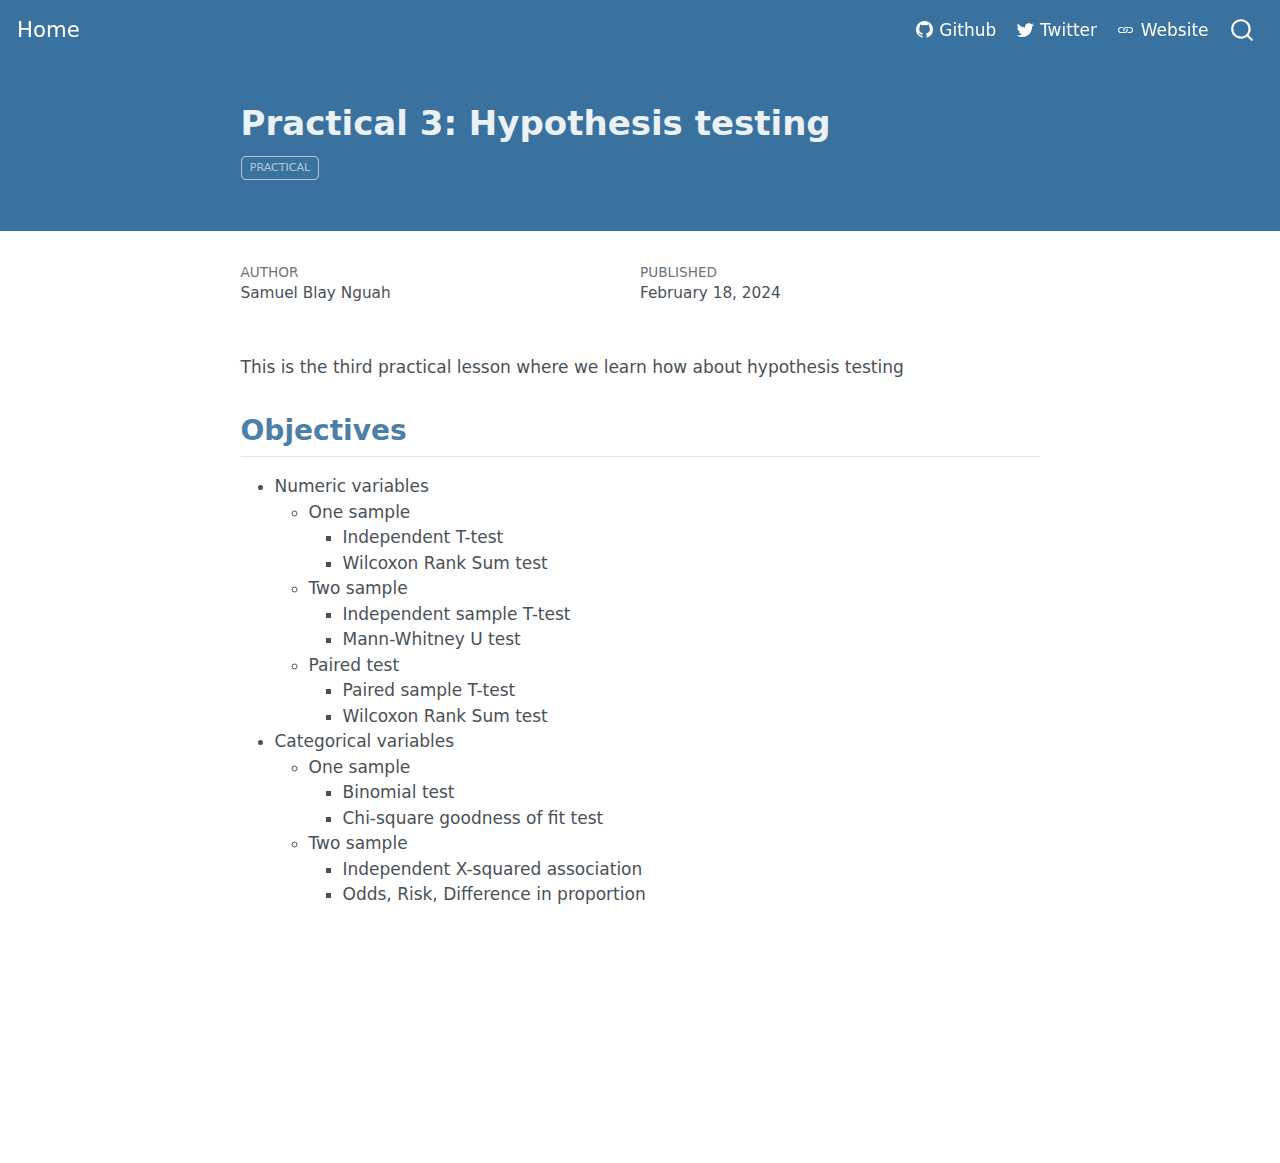
<file: docs/posts/PracticalThree/index.html>
<!DOCTYPE html>
<html xmlns="http://www.w3.org/1999/xhtml" lang="en" xml:lang="en"><head>

<meta charset="utf-8">
<meta name="generator" content="quarto-1.3.353">

<meta name="viewport" content="width=device-width, initial-scale=1.0, user-scalable=yes">

<meta name="author" content="Samuel Blay Nguah">
<meta name="dcterms.date" content="2024-02-18">

<title>Home - Practical 3: Hypothesis testing</title>
<style>
code{white-space: pre-wrap;}
span.smallcaps{font-variant: small-caps;}
div.columns{display: flex; gap: min(4vw, 1.5em);}
div.column{flex: auto; overflow-x: auto;}
div.hanging-indent{margin-left: 1.5em; text-indent: -1.5em;}
ul.task-list{list-style: none;}
ul.task-list li input[type="checkbox"] {
  width: 0.8em;
  margin: 0 0.8em 0.2em -1em; /* quarto-specific, see https://github.com/quarto-dev/quarto-cli/issues/4556 */ 
  vertical-align: middle;
}
</style>


<script src="../../site_libs/quarto-nav/quarto-nav.js"></script>
<script src="../../site_libs/quarto-nav/headroom.min.js"></script>
<script src="../../site_libs/clipboard/clipboard.min.js"></script>
<script src="../../site_libs/quarto-search/autocomplete.umd.js"></script>
<script src="../../site_libs/quarto-search/fuse.min.js"></script>
<script src="../../site_libs/quarto-search/quarto-search.js"></script>
<meta name="quarto:offset" content="../../">
<script src="../../site_libs/quarto-html/quarto.js"></script>
<script src="../../site_libs/quarto-html/popper.min.js"></script>
<script src="../../site_libs/quarto-html/tippy.umd.min.js"></script>
<script src="../../site_libs/quarto-html/anchor.min.js"></script>
<link href="../../site_libs/quarto-html/tippy.css" rel="stylesheet">
<link href="../../site_libs/quarto-html/quarto-syntax-highlighting.css" rel="stylesheet" id="quarto-text-highlighting-styles">
<script src="../../site_libs/bootstrap/bootstrap.min.js"></script>
<link href="../../site_libs/bootstrap/bootstrap-icons.css" rel="stylesheet">
<link href="../../site_libs/bootstrap/bootstrap.min.css" rel="stylesheet" id="quarto-bootstrap" data-mode="light">
<script id="quarto-search-options" type="application/json">{
  "location": "navbar",
  "copy-button": false,
  "collapse-after": 3,
  "panel-placement": "end",
  "type": "overlay",
  "limit": 20,
  "language": {
    "search-no-results-text": "No results",
    "search-matching-documents-text": "matching documents",
    "search-copy-link-title": "Copy link to search",
    "search-hide-matches-text": "Hide additional matches",
    "search-more-match-text": "more match in this document",
    "search-more-matches-text": "more matches in this document",
    "search-clear-button-title": "Clear",
    "search-detached-cancel-button-title": "Cancel",
    "search-submit-button-title": "Submit"
  }
}</script>


<link rel="stylesheet" href="../../styles.css">
</head>

<body class="nav-fixed fullcontent">

<div id="quarto-search-results"></div>
  <header id="quarto-header" class="headroom fixed-top">
    <nav class="navbar navbar-expand-lg navbar-dark ">
      <div class="navbar-container container-fluid">
      <div class="navbar-brand-container">
    <a class="navbar-brand" href="../../index.html">
    <span class="navbar-title">Home</span>
    </a>
  </div>
            <div id="quarto-search" class="" title="Search"></div>
          <button class="navbar-toggler" type="button" data-bs-toggle="collapse" data-bs-target="#navbarCollapse" aria-controls="navbarCollapse" aria-expanded="false" aria-label="Toggle navigation" onclick="if (window.quartoToggleHeadroom) { window.quartoToggleHeadroom(); }">
  <span class="navbar-toggler-icon"></span>
</button>
          <div class="collapse navbar-collapse" id="navbarCollapse">
            <ul class="navbar-nav navbar-nav-scroll ms-auto">
  <li class="nav-item">
    <a class="nav-link" href="https://github.com/sbnguah/" rel="" target=""><i class="bi bi-github" role="img">
</i> 
 <span class="menu-text">Github</span></a>
  </li>  
  <li class="nav-item">
    <a class="nav-link" href="https://twitter.com/sbnguah/" rel="" target=""><i class="bi bi-twitter" role="img">
</i> 
 <span class="menu-text">Twitter</span></a>
  </li>  
  <li class="nav-item">
    <a class="nav-link" href="https://sbnguah.netlify.app" rel="" target=""><i class="bi bi-link" role="img">
</i> 
 <span class="menu-text">Website</span></a>
  </li>  
</ul>
            <div class="quarto-navbar-tools">
</div>
          </div> <!-- /navcollapse -->
      </div> <!-- /container-fluid -->
    </nav>
</header>
<!-- content -->
<header id="title-block-header" class="quarto-title-block default page-columns page-full">
  <div class="quarto-title-banner page-columns page-full">
    <div class="quarto-title column-body">
      <h1 class="title">Practical 3: Hypothesis testing</h1>
                                <div class="quarto-categories">
                <div class="quarto-category">Practical</div>
              </div>
                  </div>
  </div>
    
  
  <div class="quarto-title-meta">

      <div>
      <div class="quarto-title-meta-heading">Author</div>
      <div class="quarto-title-meta-contents">
               <p>Samuel Blay Nguah </p>
            </div>
    </div>
      
      <div>
      <div class="quarto-title-meta-heading">Published</div>
      <div class="quarto-title-meta-contents">
        <p class="date">February 18, 2024</p>
      </div>
    </div>
    
      
    </div>
    
  
  </header><div id="quarto-content" class="quarto-container page-columns page-rows-contents page-layout-article page-navbar">
<!-- sidebar -->
<!-- margin-sidebar -->
    
<!-- main -->
<main class="content quarto-banner-title-block" id="quarto-document-content">




<p>This is the third practical lesson where we learn how about hypothesis testing</p>
<section id="objectives" class="level2">
<h2 class="anchored" data-anchor-id="objectives">Objectives</h2>
<ul>
<li>Numeric variables
<ul>
<li>One sample
<ul>
<li>Independent T-test</li>
<li>Wilcoxon Rank Sum test</li>
</ul></li>
<li>Two sample
<ul>
<li>Independent sample T-test</li>
<li>Mann-Whitney U test</li>
</ul></li>
<li>Paired test
<ul>
<li>Paired sample T-test</li>
<li>Wilcoxon Rank Sum test</li>
</ul></li>
</ul></li>
<li>Categorical variables
<ul>
<li>One sample
<ul>
<li>Binomial test</li>
<li>Chi-square goodness of fit test</li>
</ul></li>
<li>Two sample
<ul>
<li>Independent X-squared association</li>
<li>Odds, Risk, Difference in proportion</li>
</ul></li>
</ul></li>
</ul>


</section>

</main> <!-- /main -->
<script id="quarto-html-after-body" type="application/javascript">
window.document.addEventListener("DOMContentLoaded", function (event) {
  const toggleBodyColorMode = (bsSheetEl) => {
    const mode = bsSheetEl.getAttribute("data-mode");
    const bodyEl = window.document.querySelector("body");
    if (mode === "dark") {
      bodyEl.classList.add("quarto-dark");
      bodyEl.classList.remove("quarto-light");
    } else {
      bodyEl.classList.add("quarto-light");
      bodyEl.classList.remove("quarto-dark");
    }
  }
  const toggleBodyColorPrimary = () => {
    const bsSheetEl = window.document.querySelector("link#quarto-bootstrap");
    if (bsSheetEl) {
      toggleBodyColorMode(bsSheetEl);
    }
  }
  toggleBodyColorPrimary();  
  const icon = "";
  const anchorJS = new window.AnchorJS();
  anchorJS.options = {
    placement: 'right',
    icon: icon
  };
  anchorJS.add('.anchored');
  const isCodeAnnotation = (el) => {
    for (const clz of el.classList) {
      if (clz.startsWith('code-annotation-')) {                     
        return true;
      }
    }
    return false;
  }
  const clipboard = new window.ClipboardJS('.code-copy-button', {
    text: function(trigger) {
      const codeEl = trigger.previousElementSibling.cloneNode(true);
      for (const childEl of codeEl.children) {
        if (isCodeAnnotation(childEl)) {
          childEl.remove();
        }
      }
      return codeEl.innerText;
    }
  });
  clipboard.on('success', function(e) {
    // button target
    const button = e.trigger;
    // don't keep focus
    button.blur();
    // flash "checked"
    button.classList.add('code-copy-button-checked');
    var currentTitle = button.getAttribute("title");
    button.setAttribute("title", "Copied!");
    let tooltip;
    if (window.bootstrap) {
      button.setAttribute("data-bs-toggle", "tooltip");
      button.setAttribute("data-bs-placement", "left");
      button.setAttribute("data-bs-title", "Copied!");
      tooltip = new bootstrap.Tooltip(button, 
        { trigger: "manual", 
          customClass: "code-copy-button-tooltip",
          offset: [0, -8]});
      tooltip.show();    
    }
    setTimeout(function() {
      if (tooltip) {
        tooltip.hide();
        button.removeAttribute("data-bs-title");
        button.removeAttribute("data-bs-toggle");
        button.removeAttribute("data-bs-placement");
      }
      button.setAttribute("title", currentTitle);
      button.classList.remove('code-copy-button-checked');
    }, 1000);
    // clear code selection
    e.clearSelection();
  });
  function tippyHover(el, contentFn) {
    const config = {
      allowHTML: true,
      content: contentFn,
      maxWidth: 500,
      delay: 100,
      arrow: false,
      appendTo: function(el) {
          return el.parentElement;
      },
      interactive: true,
      interactiveBorder: 10,
      theme: 'quarto',
      placement: 'bottom-start'
    };
    window.tippy(el, config); 
  }
  const noterefs = window.document.querySelectorAll('a[role="doc-noteref"]');
  for (var i=0; i<noterefs.length; i++) {
    const ref = noterefs[i];
    tippyHover(ref, function() {
      // use id or data attribute instead here
      let href = ref.getAttribute('data-footnote-href') || ref.getAttribute('href');
      try { href = new URL(href).hash; } catch {}
      const id = href.replace(/^#\/?/, "");
      const note = window.document.getElementById(id);
      return note.innerHTML;
    });
  }
      let selectedAnnoteEl;
      const selectorForAnnotation = ( cell, annotation) => {
        let cellAttr = 'data-code-cell="' + cell + '"';
        let lineAttr = 'data-code-annotation="' +  annotation + '"';
        const selector = 'span[' + cellAttr + '][' + lineAttr + ']';
        return selector;
      }
      const selectCodeLines = (annoteEl) => {
        const doc = window.document;
        const targetCell = annoteEl.getAttribute("data-target-cell");
        const targetAnnotation = annoteEl.getAttribute("data-target-annotation");
        const annoteSpan = window.document.querySelector(selectorForAnnotation(targetCell, targetAnnotation));
        const lines = annoteSpan.getAttribute("data-code-lines").split(",");
        const lineIds = lines.map((line) => {
          return targetCell + "-" + line;
        })
        let top = null;
        let height = null;
        let parent = null;
        if (lineIds.length > 0) {
            //compute the position of the single el (top and bottom and make a div)
            const el = window.document.getElementById(lineIds[0]);
            top = el.offsetTop;
            height = el.offsetHeight;
            parent = el.parentElement.parentElement;
          if (lineIds.length > 1) {
            const lastEl = window.document.getElementById(lineIds[lineIds.length - 1]);
            const bottom = lastEl.offsetTop + lastEl.offsetHeight;
            height = bottom - top;
          }
          if (top !== null && height !== null && parent !== null) {
            // cook up a div (if necessary) and position it 
            let div = window.document.getElementById("code-annotation-line-highlight");
            if (div === null) {
              div = window.document.createElement("div");
              div.setAttribute("id", "code-annotation-line-highlight");
              div.style.position = 'absolute';
              parent.appendChild(div);
            }
            div.style.top = top - 2 + "px";
            div.style.height = height + 4 + "px";
            let gutterDiv = window.document.getElementById("code-annotation-line-highlight-gutter");
            if (gutterDiv === null) {
              gutterDiv = window.document.createElement("div");
              gutterDiv.setAttribute("id", "code-annotation-line-highlight-gutter");
              gutterDiv.style.position = 'absolute';
              const codeCell = window.document.getElementById(targetCell);
              const gutter = codeCell.querySelector('.code-annotation-gutter');
              gutter.appendChild(gutterDiv);
            }
            gutterDiv.style.top = top - 2 + "px";
            gutterDiv.style.height = height + 4 + "px";
          }
          selectedAnnoteEl = annoteEl;
        }
      };
      const unselectCodeLines = () => {
        const elementsIds = ["code-annotation-line-highlight", "code-annotation-line-highlight-gutter"];
        elementsIds.forEach((elId) => {
          const div = window.document.getElementById(elId);
          if (div) {
            div.remove();
          }
        });
        selectedAnnoteEl = undefined;
      };
      // Attach click handler to the DT
      const annoteDls = window.document.querySelectorAll('dt[data-target-cell]');
      for (const annoteDlNode of annoteDls) {
        annoteDlNode.addEventListener('click', (event) => {
          const clickedEl = event.target;
          if (clickedEl !== selectedAnnoteEl) {
            unselectCodeLines();
            const activeEl = window.document.querySelector('dt[data-target-cell].code-annotation-active');
            if (activeEl) {
              activeEl.classList.remove('code-annotation-active');
            }
            selectCodeLines(clickedEl);
            clickedEl.classList.add('code-annotation-active');
          } else {
            // Unselect the line
            unselectCodeLines();
            clickedEl.classList.remove('code-annotation-active');
          }
        });
      }
  const findCites = (el) => {
    const parentEl = el.parentElement;
    if (parentEl) {
      const cites = parentEl.dataset.cites;
      if (cites) {
        return {
          el,
          cites: cites.split(' ')
        };
      } else {
        return findCites(el.parentElement)
      }
    } else {
      return undefined;
    }
  };
  var bibliorefs = window.document.querySelectorAll('a[role="doc-biblioref"]');
  for (var i=0; i<bibliorefs.length; i++) {
    const ref = bibliorefs[i];
    const citeInfo = findCites(ref);
    if (citeInfo) {
      tippyHover(citeInfo.el, function() {
        var popup = window.document.createElement('div');
        citeInfo.cites.forEach(function(cite) {
          var citeDiv = window.document.createElement('div');
          citeDiv.classList.add('hanging-indent');
          citeDiv.classList.add('csl-entry');
          var biblioDiv = window.document.getElementById('ref-' + cite);
          if (biblioDiv) {
            citeDiv.innerHTML = biblioDiv.innerHTML;
          }
          popup.appendChild(citeDiv);
        });
        return popup.innerHTML;
      });
    }
  }
});
</script>
</div> <!-- /content -->



</body></html>
</file>
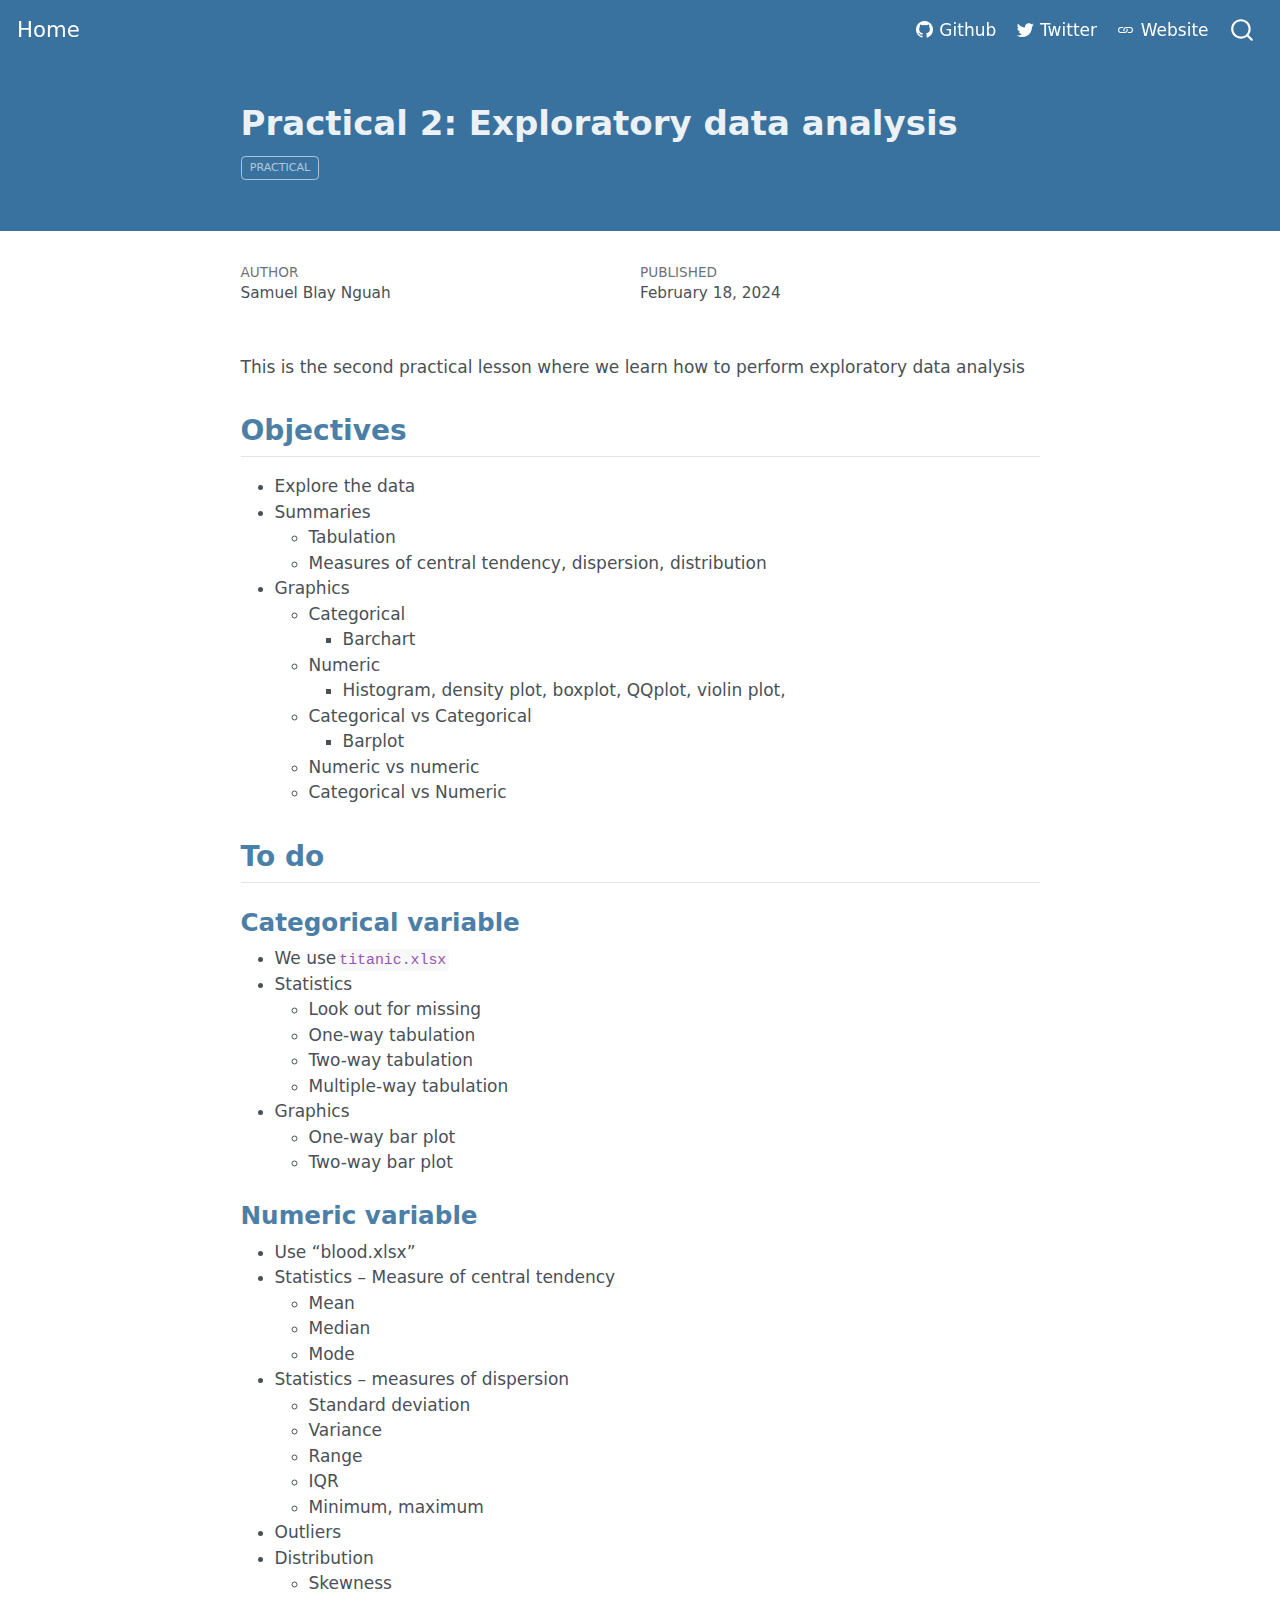
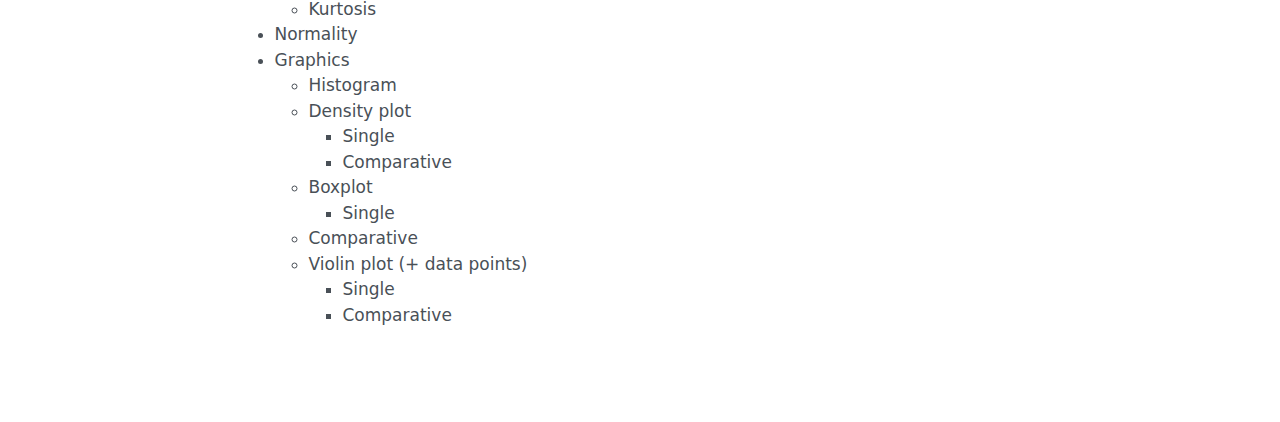
<file: docs/posts/PracticalTwo/index.html>
<!DOCTYPE html>
<html xmlns="http://www.w3.org/1999/xhtml" lang="en" xml:lang="en"><head>

<meta charset="utf-8">
<meta name="generator" content="quarto-1.3.353">

<meta name="viewport" content="width=device-width, initial-scale=1.0, user-scalable=yes">

<meta name="author" content="Samuel Blay Nguah">
<meta name="dcterms.date" content="2024-02-18">

<title>Home - Practical 2: Exploratory data analysis</title>
<style>
code{white-space: pre-wrap;}
span.smallcaps{font-variant: small-caps;}
div.columns{display: flex; gap: min(4vw, 1.5em);}
div.column{flex: auto; overflow-x: auto;}
div.hanging-indent{margin-left: 1.5em; text-indent: -1.5em;}
ul.task-list{list-style: none;}
ul.task-list li input[type="checkbox"] {
  width: 0.8em;
  margin: 0 0.8em 0.2em -1em; /* quarto-specific, see https://github.com/quarto-dev/quarto-cli/issues/4556 */ 
  vertical-align: middle;
}
</style>


<script src="../../site_libs/quarto-nav/quarto-nav.js"></script>
<script src="../../site_libs/quarto-nav/headroom.min.js"></script>
<script src="../../site_libs/clipboard/clipboard.min.js"></script>
<script src="../../site_libs/quarto-search/autocomplete.umd.js"></script>
<script src="../../site_libs/quarto-search/fuse.min.js"></script>
<script src="../../site_libs/quarto-search/quarto-search.js"></script>
<meta name="quarto:offset" content="../../">
<script src="../../site_libs/quarto-html/quarto.js"></script>
<script src="../../site_libs/quarto-html/popper.min.js"></script>
<script src="../../site_libs/quarto-html/tippy.umd.min.js"></script>
<script src="../../site_libs/quarto-html/anchor.min.js"></script>
<link href="../../site_libs/quarto-html/tippy.css" rel="stylesheet">
<link href="../../site_libs/quarto-html/quarto-syntax-highlighting.css" rel="stylesheet" id="quarto-text-highlighting-styles">
<script src="../../site_libs/bootstrap/bootstrap.min.js"></script>
<link href="../../site_libs/bootstrap/bootstrap-icons.css" rel="stylesheet">
<link href="../../site_libs/bootstrap/bootstrap.min.css" rel="stylesheet" id="quarto-bootstrap" data-mode="light">
<script id="quarto-search-options" type="application/json">{
  "location": "navbar",
  "copy-button": false,
  "collapse-after": 3,
  "panel-placement": "end",
  "type": "overlay",
  "limit": 20,
  "language": {
    "search-no-results-text": "No results",
    "search-matching-documents-text": "matching documents",
    "search-copy-link-title": "Copy link to search",
    "search-hide-matches-text": "Hide additional matches",
    "search-more-match-text": "more match in this document",
    "search-more-matches-text": "more matches in this document",
    "search-clear-button-title": "Clear",
    "search-detached-cancel-button-title": "Cancel",
    "search-submit-button-title": "Submit"
  }
}</script>


<link rel="stylesheet" href="../../styles.css">
</head>

<body class="nav-fixed fullcontent">

<div id="quarto-search-results"></div>
  <header id="quarto-header" class="headroom fixed-top">
    <nav class="navbar navbar-expand-lg navbar-dark ">
      <div class="navbar-container container-fluid">
      <div class="navbar-brand-container">
    <a class="navbar-brand" href="../../index.html">
    <span class="navbar-title">Home</span>
    </a>
  </div>
            <div id="quarto-search" class="" title="Search"></div>
          <button class="navbar-toggler" type="button" data-bs-toggle="collapse" data-bs-target="#navbarCollapse" aria-controls="navbarCollapse" aria-expanded="false" aria-label="Toggle navigation" onclick="if (window.quartoToggleHeadroom) { window.quartoToggleHeadroom(); }">
  <span class="navbar-toggler-icon"></span>
</button>
          <div class="collapse navbar-collapse" id="navbarCollapse">
            <ul class="navbar-nav navbar-nav-scroll ms-auto">
  <li class="nav-item">
    <a class="nav-link" href="https://github.com/sbnguah/" rel="" target=""><i class="bi bi-github" role="img">
</i> 
 <span class="menu-text">Github</span></a>
  </li>  
  <li class="nav-item">
    <a class="nav-link" href="https://twitter.com/sbnguah/" rel="" target=""><i class="bi bi-twitter" role="img">
</i> 
 <span class="menu-text">Twitter</span></a>
  </li>  
  <li class="nav-item">
    <a class="nav-link" href="https://sbnguah.netlify.app" rel="" target=""><i class="bi bi-link" role="img">
</i> 
 <span class="menu-text">Website</span></a>
  </li>  
</ul>
            <div class="quarto-navbar-tools">
</div>
          </div> <!-- /navcollapse -->
      </div> <!-- /container-fluid -->
    </nav>
</header>
<!-- content -->
<header id="title-block-header" class="quarto-title-block default page-columns page-full">
  <div class="quarto-title-banner page-columns page-full">
    <div class="quarto-title column-body">
      <h1 class="title">Practical 2: Exploratory data analysis</h1>
                                <div class="quarto-categories">
                <div class="quarto-category">Practical</div>
              </div>
                  </div>
  </div>
    
  
  <div class="quarto-title-meta">

      <div>
      <div class="quarto-title-meta-heading">Author</div>
      <div class="quarto-title-meta-contents">
               <p>Samuel Blay Nguah </p>
            </div>
    </div>
      
      <div>
      <div class="quarto-title-meta-heading">Published</div>
      <div class="quarto-title-meta-contents">
        <p class="date">February 18, 2024</p>
      </div>
    </div>
    
      
    </div>
    
  
  </header><div id="quarto-content" class="quarto-container page-columns page-rows-contents page-layout-article page-navbar">
<!-- sidebar -->
<!-- margin-sidebar -->
    
<!-- main -->
<main class="content quarto-banner-title-block" id="quarto-document-content">




<p>This is the second practical lesson where we learn how to perform exploratory data analysis</p>
<section id="objectives" class="level2">
<h2 class="anchored" data-anchor-id="objectives">Objectives</h2>
<ul>
<li>Explore the data</li>
<li>Summaries
<ul>
<li>Tabulation</li>
<li>Measures of central tendency, dispersion, distribution</li>
</ul></li>
<li>Graphics
<ul>
<li>Categorical
<ul>
<li>Barchart</li>
</ul></li>
<li>Numeric
<ul>
<li>Histogram, density plot, boxplot, QQplot, violin plot,</li>
</ul></li>
<li>Categorical vs Categorical
<ul>
<li>Barplot</li>
</ul></li>
<li>Numeric vs numeric</li>
<li>Categorical vs Numeric</li>
</ul></li>
</ul>
</section>
<section id="to-do" class="level2">
<h2 class="anchored" data-anchor-id="to-do">To do</h2>
<section id="categorical-variable" class="level3">
<h3 class="anchored" data-anchor-id="categorical-variable">Categorical variable</h3>
<ul>
<li>We use<code>titanic.xlsx</code></li>
<li>Statistics
<ul>
<li>Look out for missing</li>
<li>One-way tabulation</li>
<li>Two-way tabulation</li>
<li>Multiple-way tabulation</li>
</ul></li>
<li>Graphics
<ul>
<li>One-way bar plot</li>
<li>Two-way bar plot</li>
</ul></li>
</ul>
</section>
<section id="numeric-variable" class="level3">
<h3 class="anchored" data-anchor-id="numeric-variable">Numeric variable</h3>
<ul>
<li>Use “blood.xlsx”</li>
<li>Statistics – Measure of central tendency
<ul>
<li>Mean</li>
<li>Median</li>
<li>Mode</li>
</ul></li>
<li>Statistics – measures of dispersion
<ul>
<li>Standard deviation</li>
<li>Variance</li>
<li>Range</li>
<li>IQR</li>
<li>Minimum, maximum</li>
</ul></li>
<li>Outliers</li>
<li>Distribution
<ul>
<li>Skewness</li>
<li>Kurtosis</li>
</ul></li>
<li>Normality</li>
<li>Graphics
<ul>
<li>Histogram</li>
<li>Density plot
<ul>
<li>Single</li>
<li>Comparative</li>
</ul></li>
<li>Boxplot
<ul>
<li>Single</li>
</ul></li>
<li>Comparative</li>
<li>Violin plot (+ data points)
<ul>
<li>Single</li>
<li>Comparative</li>
</ul></li>
</ul></li>
</ul>


</section>
</section>

</main> <!-- /main -->
<script id="quarto-html-after-body" type="application/javascript">
window.document.addEventListener("DOMContentLoaded", function (event) {
  const toggleBodyColorMode = (bsSheetEl) => {
    const mode = bsSheetEl.getAttribute("data-mode");
    const bodyEl = window.document.querySelector("body");
    if (mode === "dark") {
      bodyEl.classList.add("quarto-dark");
      bodyEl.classList.remove("quarto-light");
    } else {
      bodyEl.classList.add("quarto-light");
      bodyEl.classList.remove("quarto-dark");
    }
  }
  const toggleBodyColorPrimary = () => {
    const bsSheetEl = window.document.querySelector("link#quarto-bootstrap");
    if (bsSheetEl) {
      toggleBodyColorMode(bsSheetEl);
    }
  }
  toggleBodyColorPrimary();  
  const icon = "";
  const anchorJS = new window.AnchorJS();
  anchorJS.options = {
    placement: 'right',
    icon: icon
  };
  anchorJS.add('.anchored');
  const isCodeAnnotation = (el) => {
    for (const clz of el.classList) {
      if (clz.startsWith('code-annotation-')) {                     
        return true;
      }
    }
    return false;
  }
  const clipboard = new window.ClipboardJS('.code-copy-button', {
    text: function(trigger) {
      const codeEl = trigger.previousElementSibling.cloneNode(true);
      for (const childEl of codeEl.children) {
        if (isCodeAnnotation(childEl)) {
          childEl.remove();
        }
      }
      return codeEl.innerText;
    }
  });
  clipboard.on('success', function(e) {
    // button target
    const button = e.trigger;
    // don't keep focus
    button.blur();
    // flash "checked"
    button.classList.add('code-copy-button-checked');
    var currentTitle = button.getAttribute("title");
    button.setAttribute("title", "Copied!");
    let tooltip;
    if (window.bootstrap) {
      button.setAttribute("data-bs-toggle", "tooltip");
      button.setAttribute("data-bs-placement", "left");
      button.setAttribute("data-bs-title", "Copied!");
      tooltip = new bootstrap.Tooltip(button, 
        { trigger: "manual", 
          customClass: "code-copy-button-tooltip",
          offset: [0, -8]});
      tooltip.show();    
    }
    setTimeout(function() {
      if (tooltip) {
        tooltip.hide();
        button.removeAttribute("data-bs-title");
        button.removeAttribute("data-bs-toggle");
        button.removeAttribute("data-bs-placement");
      }
      button.setAttribute("title", currentTitle);
      button.classList.remove('code-copy-button-checked');
    }, 1000);
    // clear code selection
    e.clearSelection();
  });
  function tippyHover(el, contentFn) {
    const config = {
      allowHTML: true,
      content: contentFn,
      maxWidth: 500,
      delay: 100,
      arrow: false,
      appendTo: function(el) {
          return el.parentElement;
      },
      interactive: true,
      interactiveBorder: 10,
      theme: 'quarto',
      placement: 'bottom-start'
    };
    window.tippy(el, config); 
  }
  const noterefs = window.document.querySelectorAll('a[role="doc-noteref"]');
  for (var i=0; i<noterefs.length; i++) {
    const ref = noterefs[i];
    tippyHover(ref, function() {
      // use id or data attribute instead here
      let href = ref.getAttribute('data-footnote-href') || ref.getAttribute('href');
      try { href = new URL(href).hash; } catch {}
      const id = href.replace(/^#\/?/, "");
      const note = window.document.getElementById(id);
      return note.innerHTML;
    });
  }
      let selectedAnnoteEl;
      const selectorForAnnotation = ( cell, annotation) => {
        let cellAttr = 'data-code-cell="' + cell + '"';
        let lineAttr = 'data-code-annotation="' +  annotation + '"';
        const selector = 'span[' + cellAttr + '][' + lineAttr + ']';
        return selector;
      }
      const selectCodeLines = (annoteEl) => {
        const doc = window.document;
        const targetCell = annoteEl.getAttribute("data-target-cell");
        const targetAnnotation = annoteEl.getAttribute("data-target-annotation");
        const annoteSpan = window.document.querySelector(selectorForAnnotation(targetCell, targetAnnotation));
        const lines = annoteSpan.getAttribute("data-code-lines").split(",");
        const lineIds = lines.map((line) => {
          return targetCell + "-" + line;
        })
        let top = null;
        let height = null;
        let parent = null;
        if (lineIds.length > 0) {
            //compute the position of the single el (top and bottom and make a div)
            const el = window.document.getElementById(lineIds[0]);
            top = el.offsetTop;
            height = el.offsetHeight;
            parent = el.parentElement.parentElement;
          if (lineIds.length > 1) {
            const lastEl = window.document.getElementById(lineIds[lineIds.length - 1]);
            const bottom = lastEl.offsetTop + lastEl.offsetHeight;
            height = bottom - top;
          }
          if (top !== null && height !== null && parent !== null) {
            // cook up a div (if necessary) and position it 
            let div = window.document.getElementById("code-annotation-line-highlight");
            if (div === null) {
              div = window.document.createElement("div");
              div.setAttribute("id", "code-annotation-line-highlight");
              div.style.position = 'absolute';
              parent.appendChild(div);
            }
            div.style.top = top - 2 + "px";
            div.style.height = height + 4 + "px";
            let gutterDiv = window.document.getElementById("code-annotation-line-highlight-gutter");
            if (gutterDiv === null) {
              gutterDiv = window.document.createElement("div");
              gutterDiv.setAttribute("id", "code-annotation-line-highlight-gutter");
              gutterDiv.style.position = 'absolute';
              const codeCell = window.document.getElementById(targetCell);
              const gutter = codeCell.querySelector('.code-annotation-gutter');
              gutter.appendChild(gutterDiv);
            }
            gutterDiv.style.top = top - 2 + "px";
            gutterDiv.style.height = height + 4 + "px";
          }
          selectedAnnoteEl = annoteEl;
        }
      };
      const unselectCodeLines = () => {
        const elementsIds = ["code-annotation-line-highlight", "code-annotation-line-highlight-gutter"];
        elementsIds.forEach((elId) => {
          const div = window.document.getElementById(elId);
          if (div) {
            div.remove();
          }
        });
        selectedAnnoteEl = undefined;
      };
      // Attach click handler to the DT
      const annoteDls = window.document.querySelectorAll('dt[data-target-cell]');
      for (const annoteDlNode of annoteDls) {
        annoteDlNode.addEventListener('click', (event) => {
          const clickedEl = event.target;
          if (clickedEl !== selectedAnnoteEl) {
            unselectCodeLines();
            const activeEl = window.document.querySelector('dt[data-target-cell].code-annotation-active');
            if (activeEl) {
              activeEl.classList.remove('code-annotation-active');
            }
            selectCodeLines(clickedEl);
            clickedEl.classList.add('code-annotation-active');
          } else {
            // Unselect the line
            unselectCodeLines();
            clickedEl.classList.remove('code-annotation-active');
          }
        });
      }
  const findCites = (el) => {
    const parentEl = el.parentElement;
    if (parentEl) {
      const cites = parentEl.dataset.cites;
      if (cites) {
        return {
          el,
          cites: cites.split(' ')
        };
      } else {
        return findCites(el.parentElement)
      }
    } else {
      return undefined;
    }
  };
  var bibliorefs = window.document.querySelectorAll('a[role="doc-biblioref"]');
  for (var i=0; i<bibliorefs.length; i++) {
    const ref = bibliorefs[i];
    const citeInfo = findCites(ref);
    if (citeInfo) {
      tippyHover(citeInfo.el, function() {
        var popup = window.document.createElement('div');
        citeInfo.cites.forEach(function(cite) {
          var citeDiv = window.document.createElement('div');
          citeDiv.classList.add('hanging-indent');
          citeDiv.classList.add('csl-entry');
          var biblioDiv = window.document.getElementById('ref-' + cite);
          if (biblioDiv) {
            citeDiv.innerHTML = biblioDiv.innerHTML;
          }
          popup.appendChild(citeDiv);
        });
        return popup.innerHTML;
      });
    }
  }
});
</script>
</div> <!-- /content -->



</body></html>
</file>
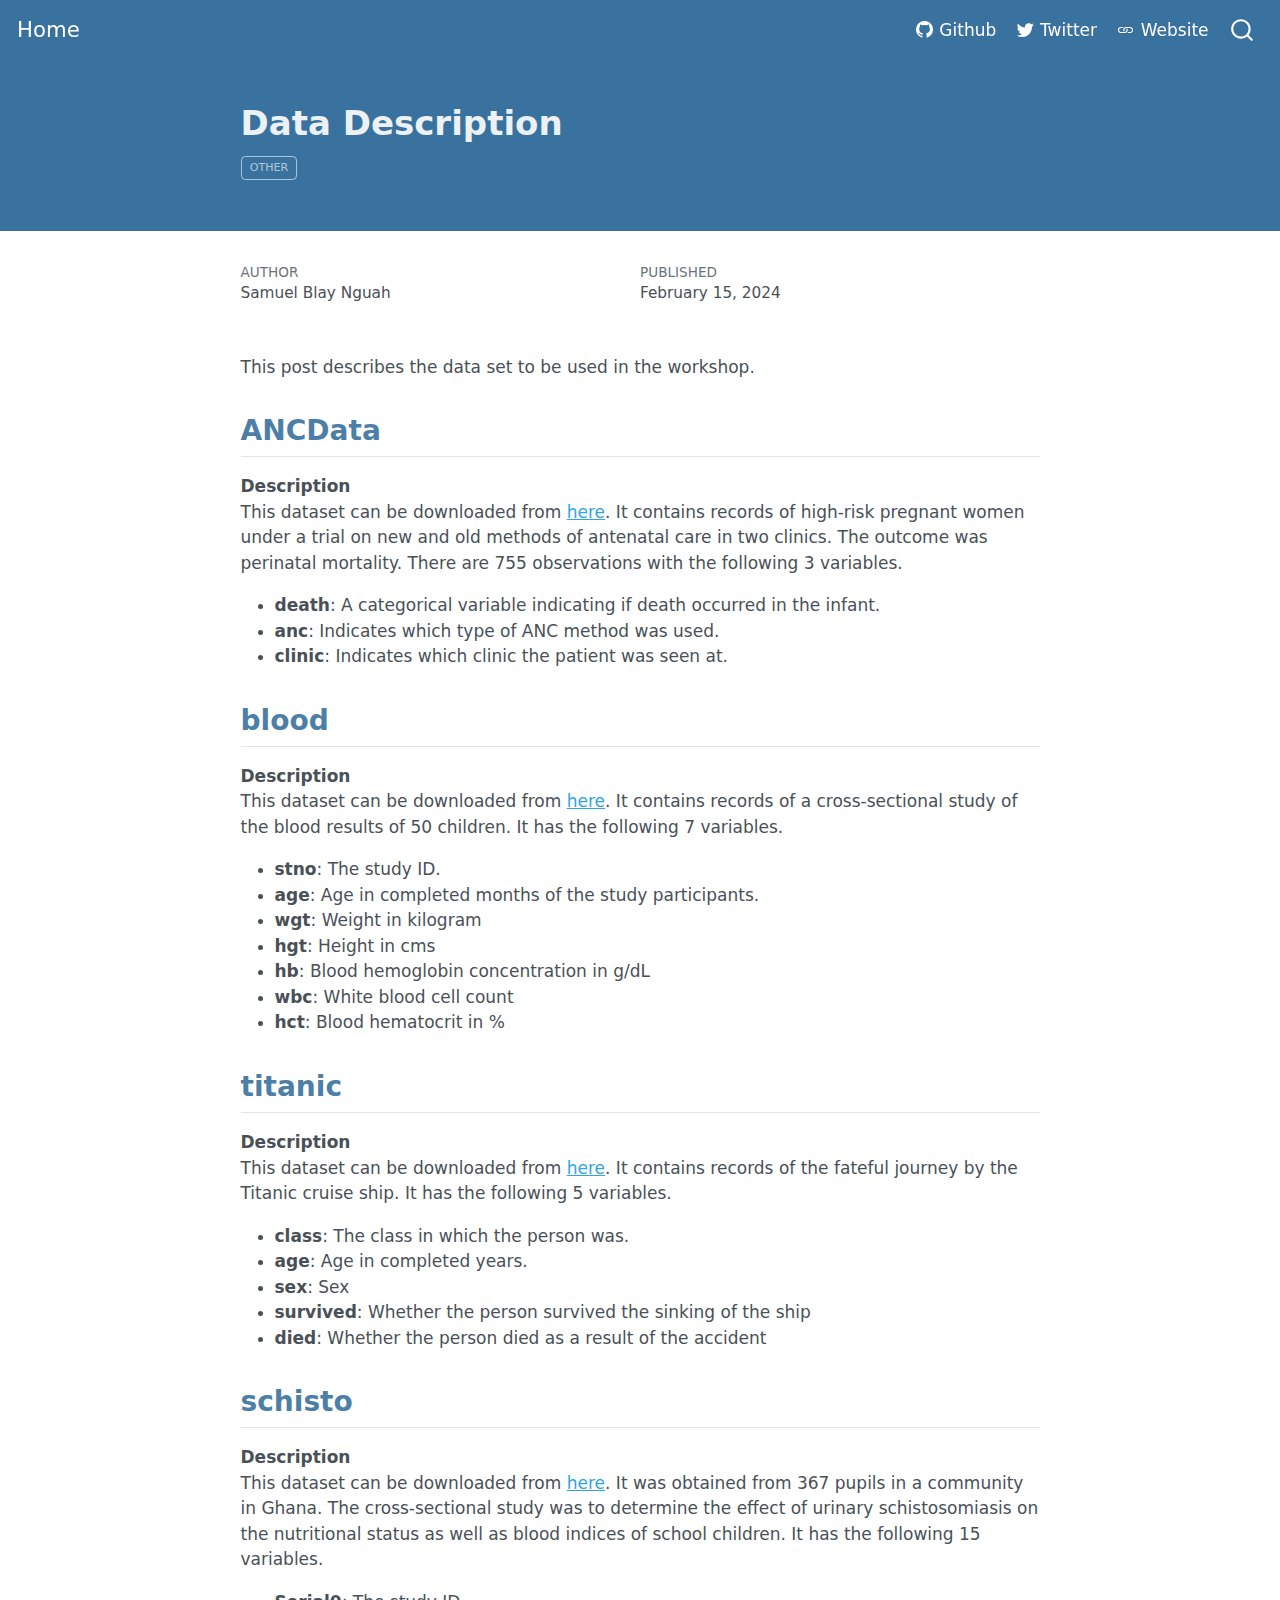
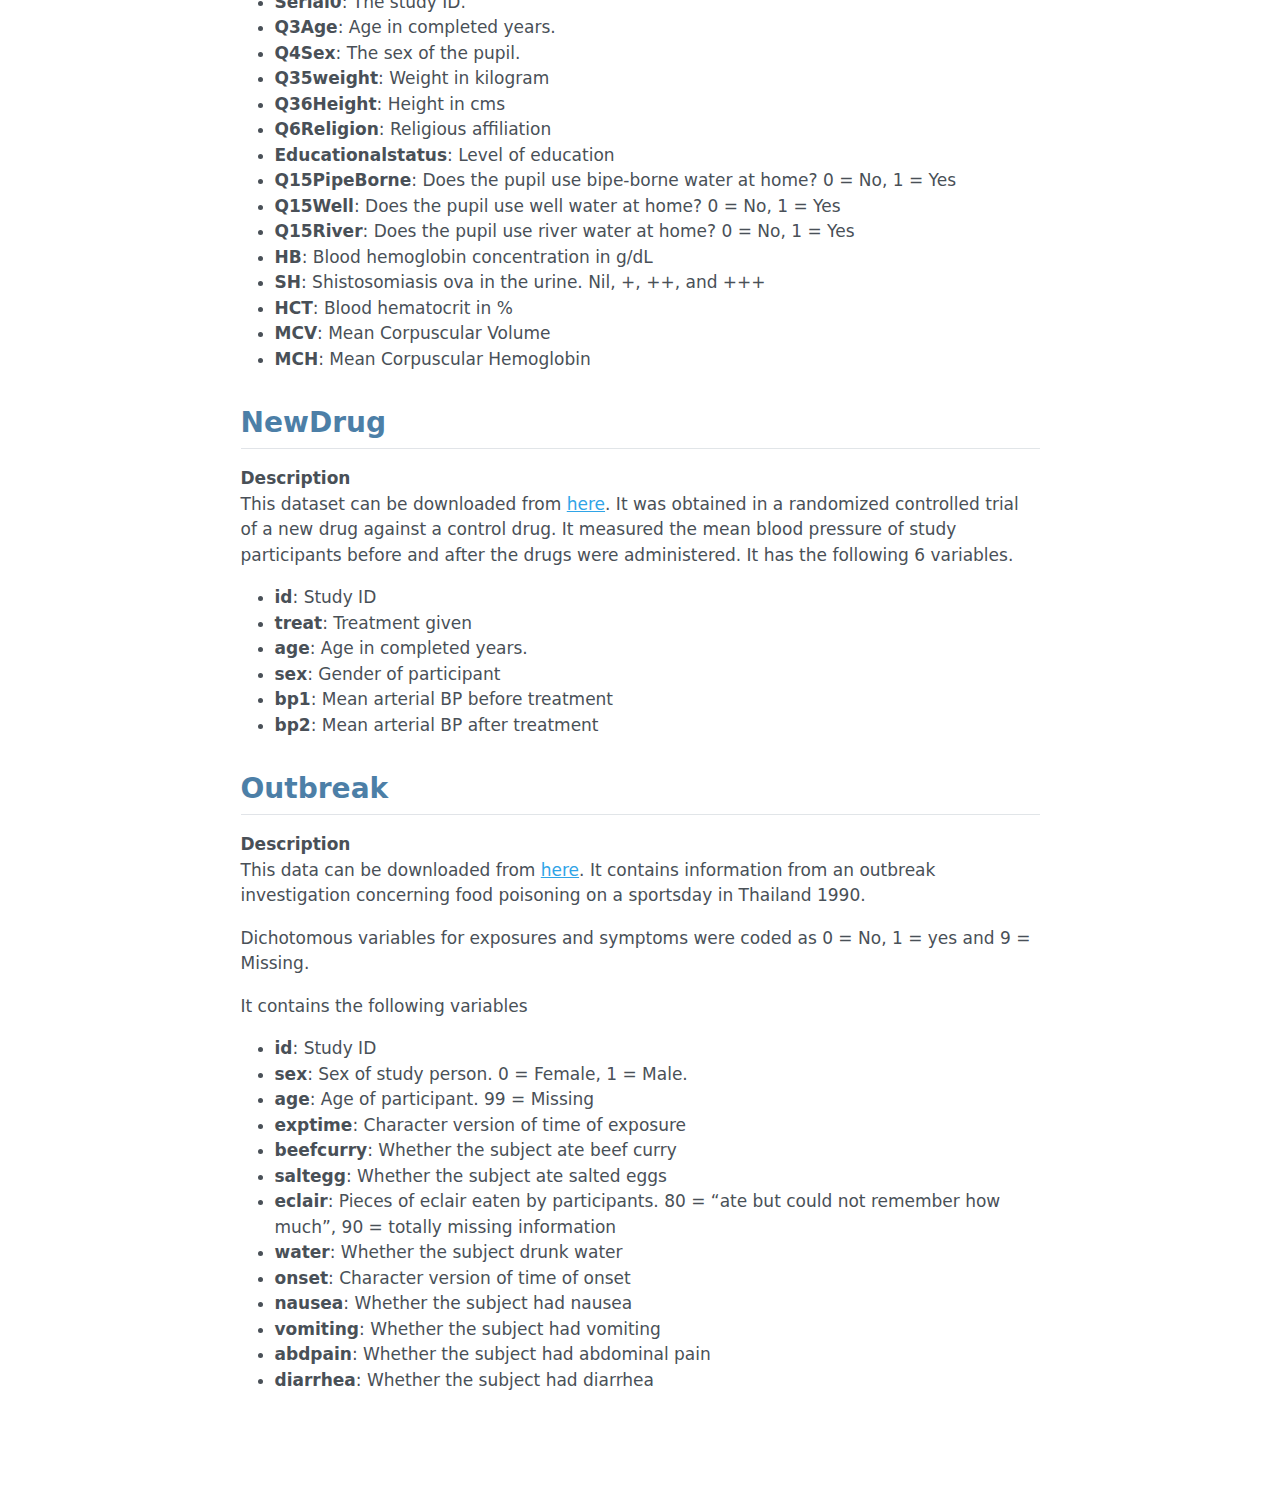
<file: docs/posts/welcome/index.html>
<!DOCTYPE html>
<html xmlns="http://www.w3.org/1999/xhtml" lang="en" xml:lang="en"><head>

<meta charset="utf-8">
<meta name="generator" content="quarto-1.3.353">

<meta name="viewport" content="width=device-width, initial-scale=1.0, user-scalable=yes">

<meta name="author" content="Samuel Blay Nguah">
<meta name="dcterms.date" content="2024-02-15">

<title>Home - Data Description</title>
<style>
code{white-space: pre-wrap;}
span.smallcaps{font-variant: small-caps;}
div.columns{display: flex; gap: min(4vw, 1.5em);}
div.column{flex: auto; overflow-x: auto;}
div.hanging-indent{margin-left: 1.5em; text-indent: -1.5em;}
ul.task-list{list-style: none;}
ul.task-list li input[type="checkbox"] {
  width: 0.8em;
  margin: 0 0.8em 0.2em -1em; /* quarto-specific, see https://github.com/quarto-dev/quarto-cli/issues/4556 */ 
  vertical-align: middle;
}
</style>


<script src="../../site_libs/quarto-nav/quarto-nav.js"></script>
<script src="../../site_libs/quarto-nav/headroom.min.js"></script>
<script src="../../site_libs/clipboard/clipboard.min.js"></script>
<script src="../../site_libs/quarto-search/autocomplete.umd.js"></script>
<script src="../../site_libs/quarto-search/fuse.min.js"></script>
<script src="../../site_libs/quarto-search/quarto-search.js"></script>
<meta name="quarto:offset" content="../../">
<script src="../../site_libs/quarto-html/quarto.js"></script>
<script src="../../site_libs/quarto-html/popper.min.js"></script>
<script src="../../site_libs/quarto-html/tippy.umd.min.js"></script>
<script src="../../site_libs/quarto-html/anchor.min.js"></script>
<link href="../../site_libs/quarto-html/tippy.css" rel="stylesheet">
<link href="../../site_libs/quarto-html/quarto-syntax-highlighting.css" rel="stylesheet" id="quarto-text-highlighting-styles">
<script src="../../site_libs/bootstrap/bootstrap.min.js"></script>
<link href="../../site_libs/bootstrap/bootstrap-icons.css" rel="stylesheet">
<link href="../../site_libs/bootstrap/bootstrap.min.css" rel="stylesheet" id="quarto-bootstrap" data-mode="light">
<script id="quarto-search-options" type="application/json">{
  "location": "navbar",
  "copy-button": false,
  "collapse-after": 3,
  "panel-placement": "end",
  "type": "overlay",
  "limit": 20,
  "language": {
    "search-no-results-text": "No results",
    "search-matching-documents-text": "matching documents",
    "search-copy-link-title": "Copy link to search",
    "search-hide-matches-text": "Hide additional matches",
    "search-more-match-text": "more match in this document",
    "search-more-matches-text": "more matches in this document",
    "search-clear-button-title": "Clear",
    "search-detached-cancel-button-title": "Cancel",
    "search-submit-button-title": "Submit"
  }
}</script>


<link rel="stylesheet" href="../../styles.css">
</head>

<body class="nav-fixed fullcontent">

<div id="quarto-search-results"></div>
  <header id="quarto-header" class="headroom fixed-top">
    <nav class="navbar navbar-expand-lg navbar-dark ">
      <div class="navbar-container container-fluid">
      <div class="navbar-brand-container">
    <a class="navbar-brand" href="../../index.html">
    <span class="navbar-title">Home</span>
    </a>
  </div>
            <div id="quarto-search" class="" title="Search"></div>
          <button class="navbar-toggler" type="button" data-bs-toggle="collapse" data-bs-target="#navbarCollapse" aria-controls="navbarCollapse" aria-expanded="false" aria-label="Toggle navigation" onclick="if (window.quartoToggleHeadroom) { window.quartoToggleHeadroom(); }">
  <span class="navbar-toggler-icon"></span>
</button>
          <div class="collapse navbar-collapse" id="navbarCollapse">
            <ul class="navbar-nav navbar-nav-scroll ms-auto">
  <li class="nav-item">
    <a class="nav-link" href="https://github.com/sbnguah/" rel="" target=""><i class="bi bi-github" role="img">
</i> 
 <span class="menu-text">Github</span></a>
  </li>  
  <li class="nav-item">
    <a class="nav-link" href="https://twitter.com/sbnguah/" rel="" target=""><i class="bi bi-twitter" role="img">
</i> 
 <span class="menu-text">Twitter</span></a>
  </li>  
  <li class="nav-item">
    <a class="nav-link" href="https://sbnguah.netlify.app" rel="" target=""><i class="bi bi-link" role="img">
</i> 
 <span class="menu-text">Website</span></a>
  </li>  
</ul>
            <div class="quarto-navbar-tools">
</div>
          </div> <!-- /navcollapse -->
      </div> <!-- /container-fluid -->
    </nav>
</header>
<!-- content -->
<header id="title-block-header" class="quarto-title-block default page-columns page-full">
  <div class="quarto-title-banner page-columns page-full">
    <div class="quarto-title column-body">
      <h1 class="title">Data Description</h1>
                                <div class="quarto-categories">
                <div class="quarto-category">Other</div>
              </div>
                  </div>
  </div>
    
  
  <div class="quarto-title-meta">

      <div>
      <div class="quarto-title-meta-heading">Author</div>
      <div class="quarto-title-meta-contents">
               <p>Samuel Blay Nguah </p>
            </div>
    </div>
      
      <div>
      <div class="quarto-title-meta-heading">Published</div>
      <div class="quarto-title-meta-contents">
        <p class="date">February 15, 2024</p>
      </div>
    </div>
    
      
    </div>
    
  
  </header><div id="quarto-content" class="quarto-container page-columns page-rows-contents page-layout-article page-navbar">
<!-- sidebar -->
<!-- margin-sidebar -->
    
<!-- main -->
<main class="content quarto-banner-title-block" id="quarto-document-content">




<p>This post describes the data set to be used in the workshop.</p>
<section id="ancdata" class="level2">
<h2 class="anchored" data-anchor-id="ancdata">ANCData</h2>
<p><strong>Description</strong><br>
This dataset can be downloaded from <a href="ANCData.xlsx">here</a>. It contains records of high-risk pregnant women under a trial on new and old methods of antenatal care in two clinics. The outcome was perinatal mortality. There are 755 observations with the following 3 variables.</p>
<ul>
<li><strong>death</strong>: A categorical variable indicating if death occurred in the infant.</li>
<li><strong>anc</strong>: Indicates which type of ANC method was used.</li>
<li><strong>clinic</strong>: Indicates which clinic the patient was seen at.</li>
</ul>
</section>
<section id="blood" class="level2">
<h2 class="anchored" data-anchor-id="blood">blood</h2>
<p><strong>Description</strong><br>
This dataset can be downloaded from <a href="blood.xlsx">here</a>. It contains records of a cross-sectional study of the blood results of 50 children. It has the following 7 variables.</p>
<ul>
<li><strong>stno</strong>: The study ID.</li>
<li><strong>age</strong>: Age in completed months of the study participants.</li>
<li><strong>wgt</strong>: Weight in kilogram</li>
<li><strong>hgt</strong>: Height in cms</li>
<li><strong>hb</strong>: Blood hemoglobin concentration in g/dL</li>
<li><strong>wbc</strong>: White blood cell count</li>
<li><strong>hct</strong>: Blood hematocrit in %</li>
</ul>
</section>
<section id="titanic" class="level2">
<h2 class="anchored" data-anchor-id="titanic">titanic</h2>
<p><strong>Description</strong><br>
This dataset can be downloaded from <a href="titanic.xlsx">here</a>. It contains records of the fateful journey by the Titanic cruise ship. It has the following 5 variables.</p>
<ul>
<li><strong>class</strong>: The class in which the person was.</li>
<li><strong>age</strong>: Age in completed years.</li>
<li><strong>sex</strong>: Sex</li>
<li><strong>survived</strong>: Whether the person survived the sinking of the ship</li>
<li><strong>died</strong>: Whether the person died as a result of the accident</li>
</ul>
</section>
<section id="schisto" class="level2">
<h2 class="anchored" data-anchor-id="schisto">schisto</h2>
<p><strong>Description</strong><br>
This dataset can be downloaded from <a href="schisto.xlsx">here</a>. It was obtained from 367 pupils in a community in Ghana. The cross-sectional study was to determine the effect of urinary schistosomiasis on the nutritional status as well as blood indices of school children. It has the following 15 variables.</p>
<ul>
<li><strong>Serial0</strong>: The study ID.</li>
<li><strong>Q3Age</strong>: Age in completed years.</li>
<li><strong>Q4Sex</strong>: The sex of the pupil.</li>
<li><strong>Q35weight</strong>: Weight in kilogram</li>
<li><strong>Q36Height</strong>: Height in cms</li>
<li><strong>Q6Religion</strong>: Religious affiliation</li>
<li><strong>Educationalstatus</strong>: Level of education</li>
<li><strong>Q15PipeBorne</strong>: Does the pupil use bipe-borne water at home? 0 = No, 1 = Yes</li>
<li><strong>Q15Well</strong>: Does the pupil use well water at home? 0 = No, 1 = Yes</li>
<li><strong>Q15River</strong>: Does the pupil use river water at home? 0 = No, 1 = Yes</li>
<li><strong>HB</strong>: Blood hemoglobin concentration in g/dL</li>
<li><strong>SH</strong>: Shistosomiasis ova in the urine. Nil, +, ++, and +++</li>
<li><strong>HCT</strong>: Blood hematocrit in %</li>
<li><strong>MCV</strong>: Mean Corpuscular Volume</li>
<li><strong>MCH</strong>: Mean Corpuscular Hemoglobin</li>
</ul>
</section>
<section id="newdrug" class="level2">
<h2 class="anchored" data-anchor-id="newdrug">NewDrug</h2>
<p><strong>Description</strong><br>
This dataset can be downloaded from <a href="NewDrug.dta">here</a>. It was obtained in a randomized controlled trial of a new drug against a control drug. It measured the mean blood pressure of study participants before and after the drugs were administered. It has the following 6 variables.</p>
<ul>
<li><strong>id</strong>: Study ID</li>
<li><strong>treat</strong>: Treatment given</li>
<li><strong>age</strong>: Age in completed years.</li>
<li><strong>sex</strong>: Gender of participant</li>
<li><strong>bp1</strong>: Mean arterial BP before treatment</li>
<li><strong>bp2</strong>: Mean arterial BP after treatment</li>
</ul>
</section>
<section id="outbreak" class="level2">
<h2 class="anchored" data-anchor-id="outbreak">Outbreak</h2>
<p><strong>Description</strong><br>
This data can be downloaded from <a href="Outbreak.rds">here</a>. It contains information from an outbreak investigation concerning food poisoning on a sportsday in Thailand 1990.</p>
<p>Dichotomous variables for exposures and symptoms were coded as 0 = No, 1 = yes and 9 = Missing.</p>
<p>It contains the following variables</p>
<ul>
<li><strong>id</strong>: Study ID</li>
<li><strong>sex</strong>: Sex of study person. 0 = Female, 1 = Male.</li>
<li><strong>age</strong>: Age of participant. 99 = Missing</li>
<li><strong>exptime</strong>: Character version of time of exposure</li>
<li><strong>beefcurry</strong>: Whether the subject ate beef curry</li>
<li><strong>saltegg</strong>: Whether the subject ate salted eggs</li>
<li><strong>eclair</strong>: Pieces of eclair eaten by participants. 80 = “ate but could not remember how much”, 90 = totally missing information</li>
<li><strong>water</strong>: Whether the subject drunk water</li>
<li><strong>onset</strong>: Character version of time of onset</li>
<li><strong>nausea</strong>: Whether the subject had nausea</li>
<li><strong>vomiting</strong>: Whether the subject had vomiting</li>
<li><strong>abdpain</strong>: Whether the subject had abdominal pain</li>
<li><strong>diarrhea</strong>: Whether the subject had diarrhea</li>
</ul>


</section>

</main> <!-- /main -->
<script id="quarto-html-after-body" type="application/javascript">
window.document.addEventListener("DOMContentLoaded", function (event) {
  const toggleBodyColorMode = (bsSheetEl) => {
    const mode = bsSheetEl.getAttribute("data-mode");
    const bodyEl = window.document.querySelector("body");
    if (mode === "dark") {
      bodyEl.classList.add("quarto-dark");
      bodyEl.classList.remove("quarto-light");
    } else {
      bodyEl.classList.add("quarto-light");
      bodyEl.classList.remove("quarto-dark");
    }
  }
  const toggleBodyColorPrimary = () => {
    const bsSheetEl = window.document.querySelector("link#quarto-bootstrap");
    if (bsSheetEl) {
      toggleBodyColorMode(bsSheetEl);
    }
  }
  toggleBodyColorPrimary();  
  const icon = "";
  const anchorJS = new window.AnchorJS();
  anchorJS.options = {
    placement: 'right',
    icon: icon
  };
  anchorJS.add('.anchored');
  const isCodeAnnotation = (el) => {
    for (const clz of el.classList) {
      if (clz.startsWith('code-annotation-')) {                     
        return true;
      }
    }
    return false;
  }
  const clipboard = new window.ClipboardJS('.code-copy-button', {
    text: function(trigger) {
      const codeEl = trigger.previousElementSibling.cloneNode(true);
      for (const childEl of codeEl.children) {
        if (isCodeAnnotation(childEl)) {
          childEl.remove();
        }
      }
      return codeEl.innerText;
    }
  });
  clipboard.on('success', function(e) {
    // button target
    const button = e.trigger;
    // don't keep focus
    button.blur();
    // flash "checked"
    button.classList.add('code-copy-button-checked');
    var currentTitle = button.getAttribute("title");
    button.setAttribute("title", "Copied!");
    let tooltip;
    if (window.bootstrap) {
      button.setAttribute("data-bs-toggle", "tooltip");
      button.setAttribute("data-bs-placement", "left");
      button.setAttribute("data-bs-title", "Copied!");
      tooltip = new bootstrap.Tooltip(button, 
        { trigger: "manual", 
          customClass: "code-copy-button-tooltip",
          offset: [0, -8]});
      tooltip.show();    
    }
    setTimeout(function() {
      if (tooltip) {
        tooltip.hide();
        button.removeAttribute("data-bs-title");
        button.removeAttribute("data-bs-toggle");
        button.removeAttribute("data-bs-placement");
      }
      button.setAttribute("title", currentTitle);
      button.classList.remove('code-copy-button-checked');
    }, 1000);
    // clear code selection
    e.clearSelection();
  });
  function tippyHover(el, contentFn) {
    const config = {
      allowHTML: true,
      content: contentFn,
      maxWidth: 500,
      delay: 100,
      arrow: false,
      appendTo: function(el) {
          return el.parentElement;
      },
      interactive: true,
      interactiveBorder: 10,
      theme: 'quarto',
      placement: 'bottom-start'
    };
    window.tippy(el, config); 
  }
  const noterefs = window.document.querySelectorAll('a[role="doc-noteref"]');
  for (var i=0; i<noterefs.length; i++) {
    const ref = noterefs[i];
    tippyHover(ref, function() {
      // use id or data attribute instead here
      let href = ref.getAttribute('data-footnote-href') || ref.getAttribute('href');
      try { href = new URL(href).hash; } catch {}
      const id = href.replace(/^#\/?/, "");
      const note = window.document.getElementById(id);
      return note.innerHTML;
    });
  }
      let selectedAnnoteEl;
      const selectorForAnnotation = ( cell, annotation) => {
        let cellAttr = 'data-code-cell="' + cell + '"';
        let lineAttr = 'data-code-annotation="' +  annotation + '"';
        const selector = 'span[' + cellAttr + '][' + lineAttr + ']';
        return selector;
      }
      const selectCodeLines = (annoteEl) => {
        const doc = window.document;
        const targetCell = annoteEl.getAttribute("data-target-cell");
        const targetAnnotation = annoteEl.getAttribute("data-target-annotation");
        const annoteSpan = window.document.querySelector(selectorForAnnotation(targetCell, targetAnnotation));
        const lines = annoteSpan.getAttribute("data-code-lines").split(",");
        const lineIds = lines.map((line) => {
          return targetCell + "-" + line;
        })
        let top = null;
        let height = null;
        let parent = null;
        if (lineIds.length > 0) {
            //compute the position of the single el (top and bottom and make a div)
            const el = window.document.getElementById(lineIds[0]);
            top = el.offsetTop;
            height = el.offsetHeight;
            parent = el.parentElement.parentElement;
          if (lineIds.length > 1) {
            const lastEl = window.document.getElementById(lineIds[lineIds.length - 1]);
            const bottom = lastEl.offsetTop + lastEl.offsetHeight;
            height = bottom - top;
          }
          if (top !== null && height !== null && parent !== null) {
            // cook up a div (if necessary) and position it 
            let div = window.document.getElementById("code-annotation-line-highlight");
            if (div === null) {
              div = window.document.createElement("div");
              div.setAttribute("id", "code-annotation-line-highlight");
              div.style.position = 'absolute';
              parent.appendChild(div);
            }
            div.style.top = top - 2 + "px";
            div.style.height = height + 4 + "px";
            let gutterDiv = window.document.getElementById("code-annotation-line-highlight-gutter");
            if (gutterDiv === null) {
              gutterDiv = window.document.createElement("div");
              gutterDiv.setAttribute("id", "code-annotation-line-highlight-gutter");
              gutterDiv.style.position = 'absolute';
              const codeCell = window.document.getElementById(targetCell);
              const gutter = codeCell.querySelector('.code-annotation-gutter');
              gutter.appendChild(gutterDiv);
            }
            gutterDiv.style.top = top - 2 + "px";
            gutterDiv.style.height = height + 4 + "px";
          }
          selectedAnnoteEl = annoteEl;
        }
      };
      const unselectCodeLines = () => {
        const elementsIds = ["code-annotation-line-highlight", "code-annotation-line-highlight-gutter"];
        elementsIds.forEach((elId) => {
          const div = window.document.getElementById(elId);
          if (div) {
            div.remove();
          }
        });
        selectedAnnoteEl = undefined;
      };
      // Attach click handler to the DT
      const annoteDls = window.document.querySelectorAll('dt[data-target-cell]');
      for (const annoteDlNode of annoteDls) {
        annoteDlNode.addEventListener('click', (event) => {
          const clickedEl = event.target;
          if (clickedEl !== selectedAnnoteEl) {
            unselectCodeLines();
            const activeEl = window.document.querySelector('dt[data-target-cell].code-annotation-active');
            if (activeEl) {
              activeEl.classList.remove('code-annotation-active');
            }
            selectCodeLines(clickedEl);
            clickedEl.classList.add('code-annotation-active');
          } else {
            // Unselect the line
            unselectCodeLines();
            clickedEl.classList.remove('code-annotation-active');
          }
        });
      }
  const findCites = (el) => {
    const parentEl = el.parentElement;
    if (parentEl) {
      const cites = parentEl.dataset.cites;
      if (cites) {
        return {
          el,
          cites: cites.split(' ')
        };
      } else {
        return findCites(el.parentElement)
      }
    } else {
      return undefined;
    }
  };
  var bibliorefs = window.document.querySelectorAll('a[role="doc-biblioref"]');
  for (var i=0; i<bibliorefs.length; i++) {
    const ref = bibliorefs[i];
    const citeInfo = findCites(ref);
    if (citeInfo) {
      tippyHover(citeInfo.el, function() {
        var popup = window.document.createElement('div');
        citeInfo.cites.forEach(function(cite) {
          var citeDiv = window.document.createElement('div');
          citeDiv.classList.add('hanging-indent');
          citeDiv.classList.add('csl-entry');
          var biblioDiv = window.document.getElementById('ref-' + cite);
          if (biblioDiv) {
            citeDiv.innerHTML = biblioDiv.innerHTML;
          }
          popup.appendChild(citeDiv);
        });
        return popup.innerHTML;
      });
    }
  }
});
</script>
</div> <!-- /content -->



</body></html>
</file>
<file: docs/site_libs/quarto-html/tippy.css>
.tippy-box[data-animation=fade][data-state=hidden]{opacity:0}[data-tippy-root]{max-width:calc(100vw - 10px)}.tippy-box{position:relative;background-color:#333;color:#fff;border-radius:4px;font-size:14px;line-height:1.4;white-space:normal;outline:0;transition-property:transform,visibility,opacity}.tippy-box[data-placement^=top]>.tippy-arrow{bottom:0}.tippy-box[data-placement^=top]>.tippy-arrow:before{bottom:-7px;left:0;border-width:8px 8px 0;border-top-color:initial;transform-origin:center top}.tippy-box[data-placement^=bottom]>.tippy-arrow{top:0}.tippy-box[data-placement^=bottom]>.tippy-arrow:before{top:-7px;left:0;border-width:0 8px 8px;border-bottom-color:initial;transform-origin:center bottom}.tippy-box[data-placement^=left]>.tippy-arrow{right:0}.tippy-box[data-placement^=left]>.tippy-arrow:before{border-width:8px 0 8px 8px;border-left-color:initial;right:-7px;transform-origin:center left}.tippy-box[data-placement^=right]>.tippy-arrow{left:0}.tippy-box[data-placement^=right]>.tippy-arrow:before{left:-7px;border-width:8px 8px 8px 0;border-right-color:initial;transform-origin:center right}.tippy-box[data-inertia][data-state=visible]{transition-timing-function:cubic-bezier(.54,1.5,.38,1.11)}.tippy-arrow{width:16px;height:16px;color:#333}.tippy-arrow:before{content:"";position:absolute;border-color:transparent;border-style:solid}.tippy-content{position:relative;padding:5px 9px;z-index:1}
</file>
<file: docs/site_libs/quarto-html/quarto-syntax-highlighting.css>
/* quarto syntax highlight colors */
:root {
  --quarto-hl-ot-color: #003B4F;
  --quarto-hl-at-color: #657422;
  --quarto-hl-ss-color: #20794D;
  --quarto-hl-an-color: #5E5E5E;
  --quarto-hl-fu-color: #4758AB;
  --quarto-hl-st-color: #20794D;
  --quarto-hl-cf-color: #003B4F;
  --quarto-hl-op-color: #5E5E5E;
  --quarto-hl-er-color: #AD0000;
  --quarto-hl-bn-color: #AD0000;
  --quarto-hl-al-color: #AD0000;
  --quarto-hl-va-color: #111111;
  --quarto-hl-bu-color: inherit;
  --quarto-hl-ex-color: inherit;
  --quarto-hl-pp-color: #AD0000;
  --quarto-hl-in-color: #5E5E5E;
  --quarto-hl-vs-color: #20794D;
  --quarto-hl-wa-color: #5E5E5E;
  --quarto-hl-do-color: #5E5E5E;
  --quarto-hl-im-color: #00769E;
  --quarto-hl-ch-color: #20794D;
  --quarto-hl-dt-color: #AD0000;
  --quarto-hl-fl-color: #AD0000;
  --quarto-hl-co-color: #5E5E5E;
  --quarto-hl-cv-color: #5E5E5E;
  --quarto-hl-cn-color: #8f5902;
  --quarto-hl-sc-color: #5E5E5E;
  --quarto-hl-dv-color: #AD0000;
  --quarto-hl-kw-color: #003B4F;
}

/* other quarto variables */
:root {
  --quarto-font-monospace: SFMono-Regular, Menlo, Monaco, Consolas, "Liberation Mono", "Courier New", monospace;
}

pre > code.sourceCode > span {
  color: #003B4F;
}

code span {
  color: #003B4F;
}

code.sourceCode > span {
  color: #003B4F;
}

div.sourceCode,
div.sourceCode pre.sourceCode {
  color: #003B4F;
}

code span.ot {
  color: #003B4F;
  font-style: inherit;
}

code span.at {
  color: #657422;
  font-style: inherit;
}

code span.ss {
  color: #20794D;
  font-style: inherit;
}

code span.an {
  color: #5E5E5E;
  font-style: inherit;
}

code span.fu {
  color: #4758AB;
  font-style: inherit;
}

code span.st {
  color: #20794D;
  font-style: inherit;
}

code span.cf {
  color: #003B4F;
  font-style: inherit;
}

code span.op {
  color: #5E5E5E;
  font-style: inherit;
}

code span.er {
  color: #AD0000;
  font-style: inherit;
}

code span.bn {
  color: #AD0000;
  font-style: inherit;
}

code span.al {
  color: #AD0000;
  font-style: inherit;
}

code span.va {
  color: #111111;
  font-style: inherit;
}

code span.bu {
  font-style: inherit;
}

code span.ex {
  font-style: inherit;
}

code span.pp {
  color: #AD0000;
  font-style: inherit;
}

code span.in {
  color: #5E5E5E;
  font-style: inherit;
}

code span.vs {
  color: #20794D;
  font-style: inherit;
}

code span.wa {
  color: #5E5E5E;
  font-style: italic;
}

code span.do {
  color: #5E5E5E;
  font-style: italic;
}

code span.im {
  color: #00769E;
  font-style: inherit;
}

code span.ch {
  color: #20794D;
  font-style: inherit;
}

code span.dt {
  color: #AD0000;
  font-style: inherit;
}

code span.fl {
  color: #AD0000;
  font-style: inherit;
}

code span.co {
  color: #5E5E5E;
  font-style: inherit;
}

code span.cv {
  color: #5E5E5E;
  font-style: italic;
}

code span.cn {
  color: #8f5902;
  font-style: inherit;
}

code span.sc {
  color: #5E5E5E;
  font-style: inherit;
}

code span.dv {
  color: #AD0000;
  font-style: inherit;
}

code span.kw {
  color: #003B4F;
  font-style: inherit;
}

.prevent-inlining {
  content: "</";
}

/*# sourceMappingURL=debc5d5d77c3f9108843748ff7464032.css.map */
</file>
<file: docs/styles.css>
/* css styles */


h2, h3, h4, h5, h6 {
  color: #39729E;
}

h1 {
  color: #ffffff;
}

.navbar {
    background-color: #39729E;
}

.quarto-title-banner {
    margin-bottom: 1em;
    /* color: #fff; */
    background-color: #39729E;
}
</file>
